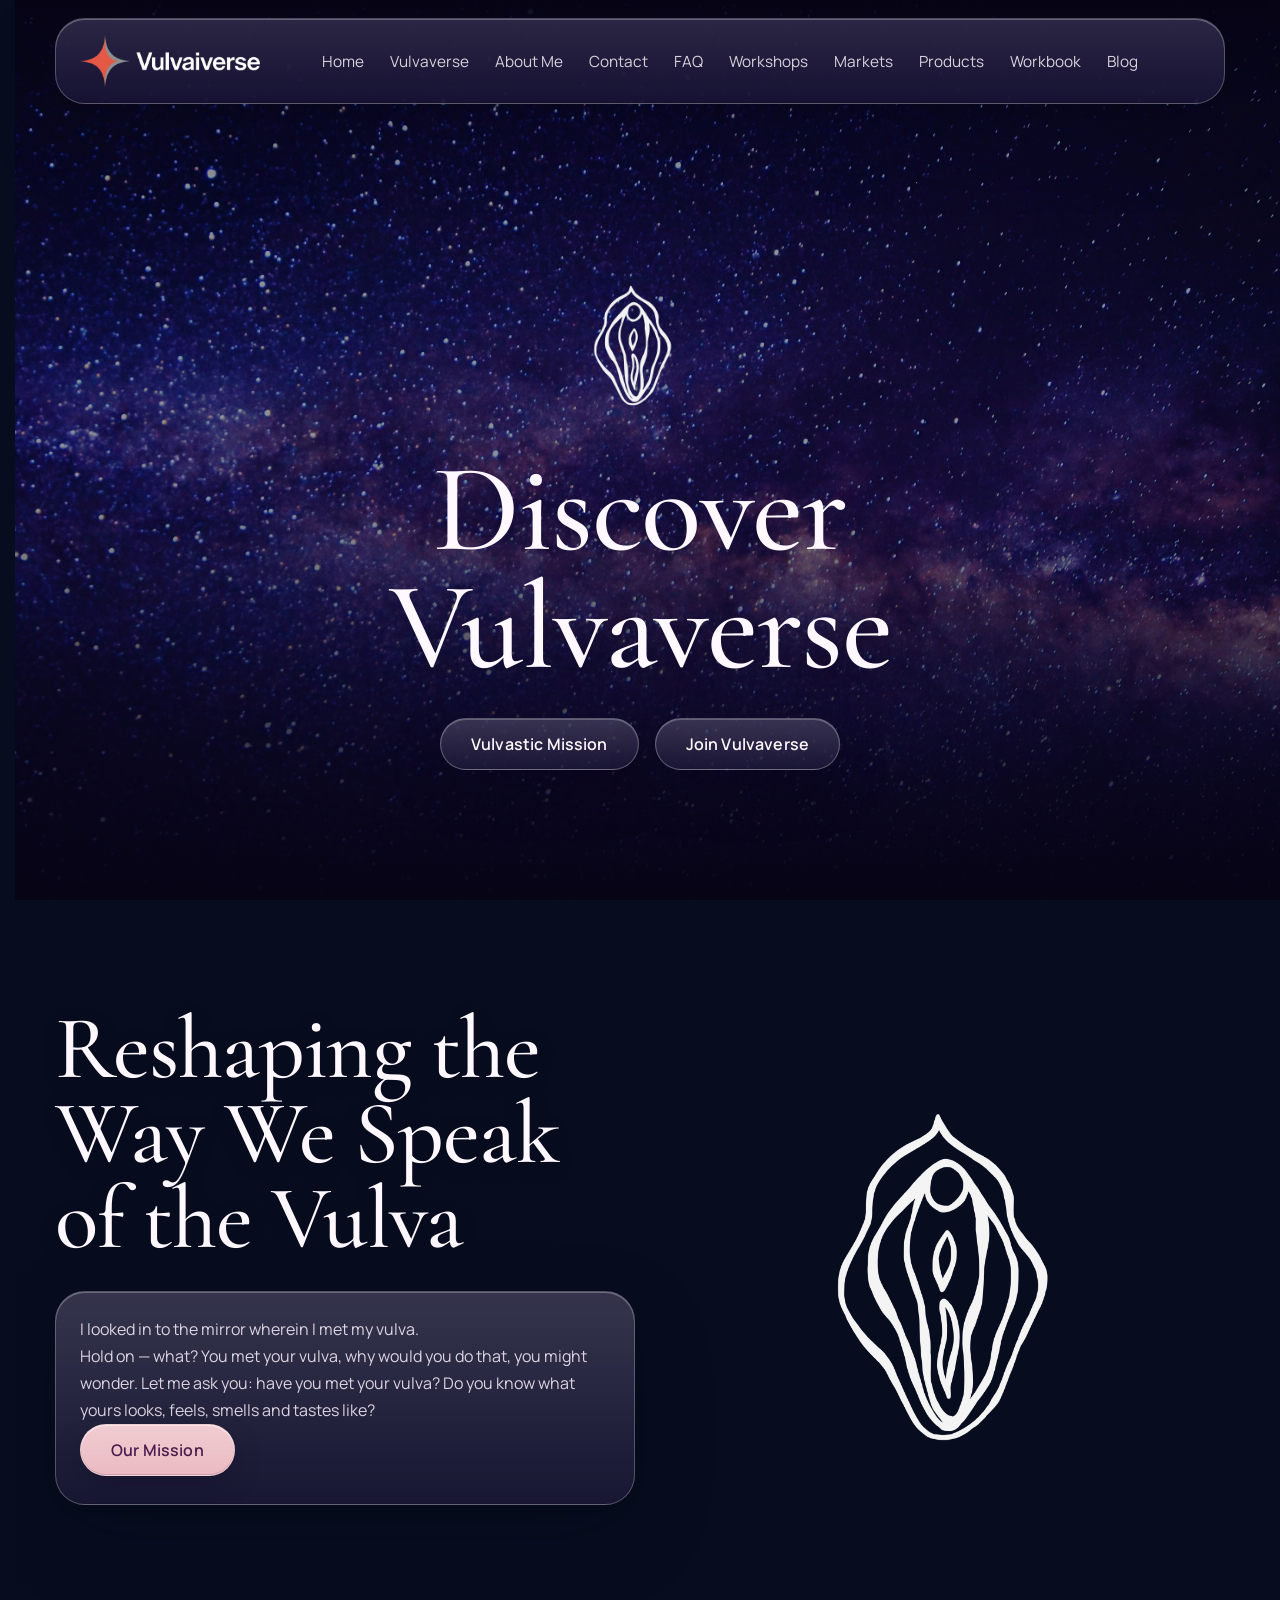
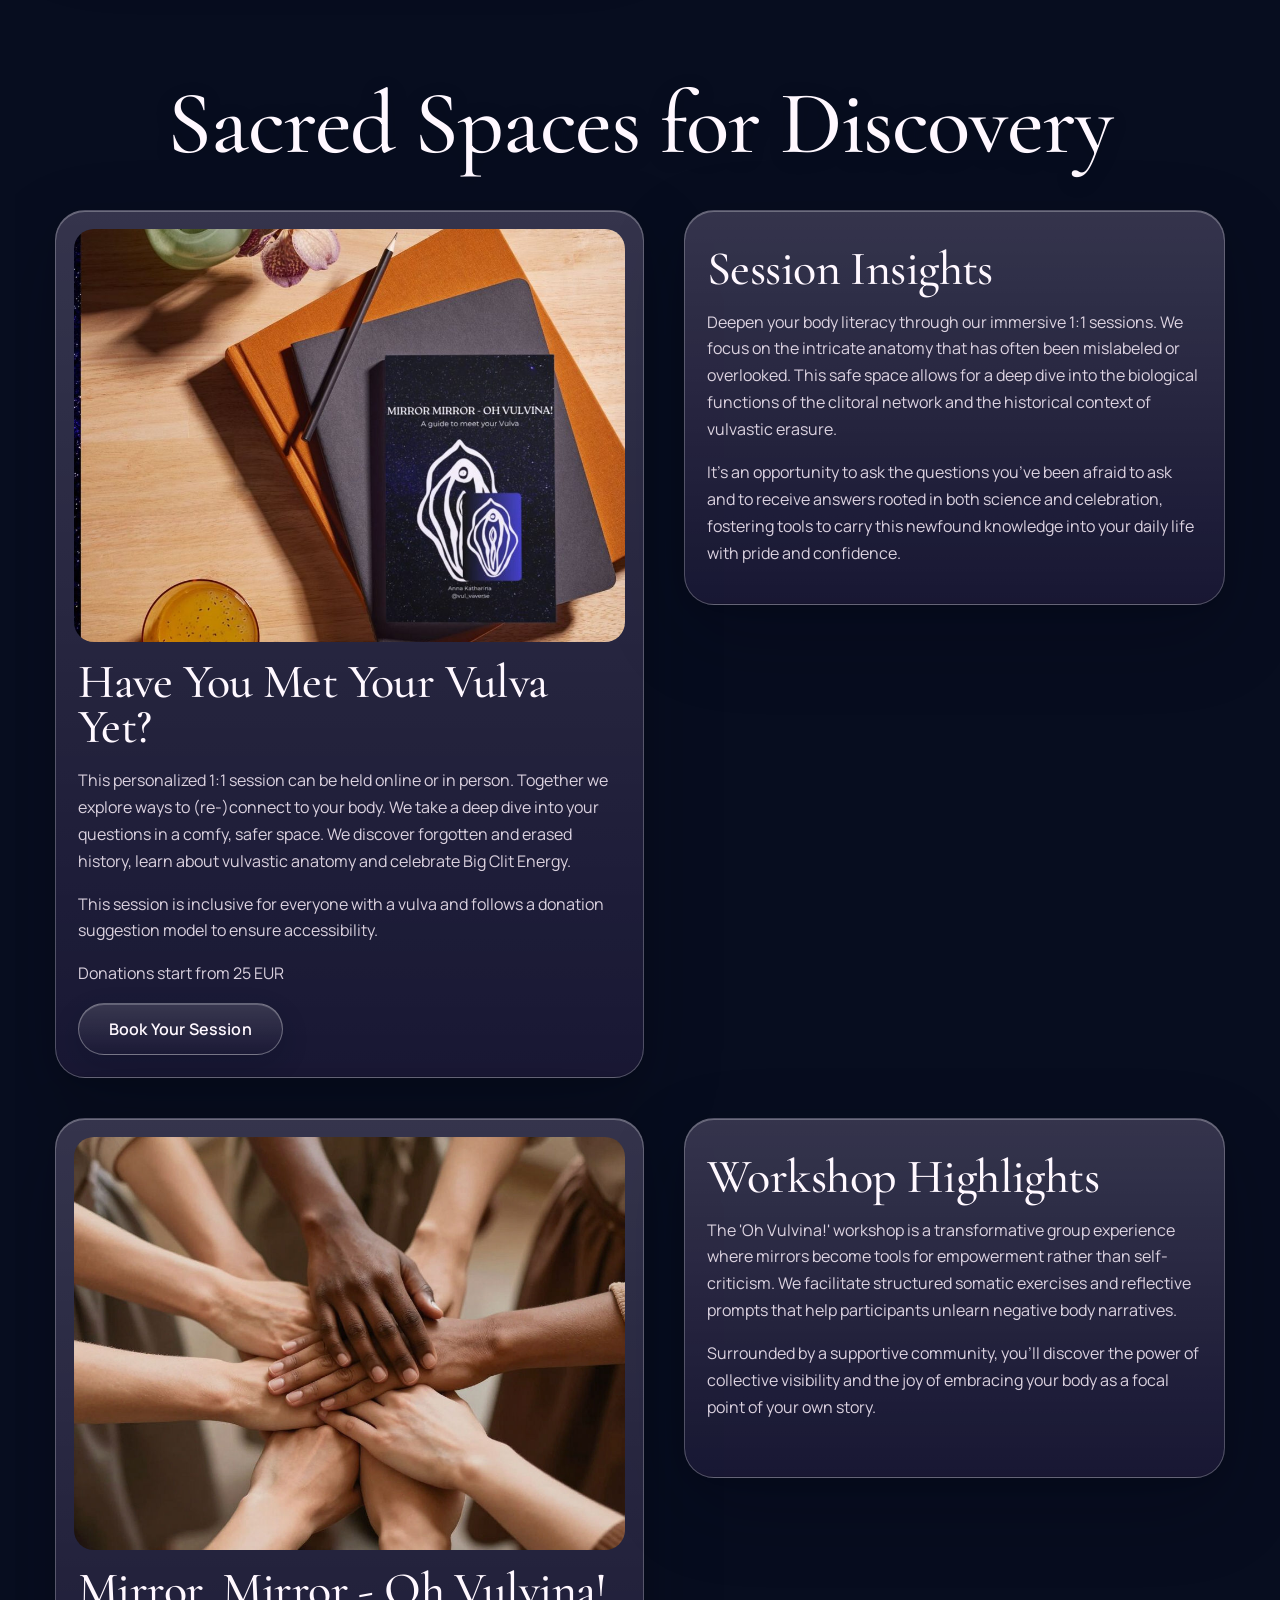
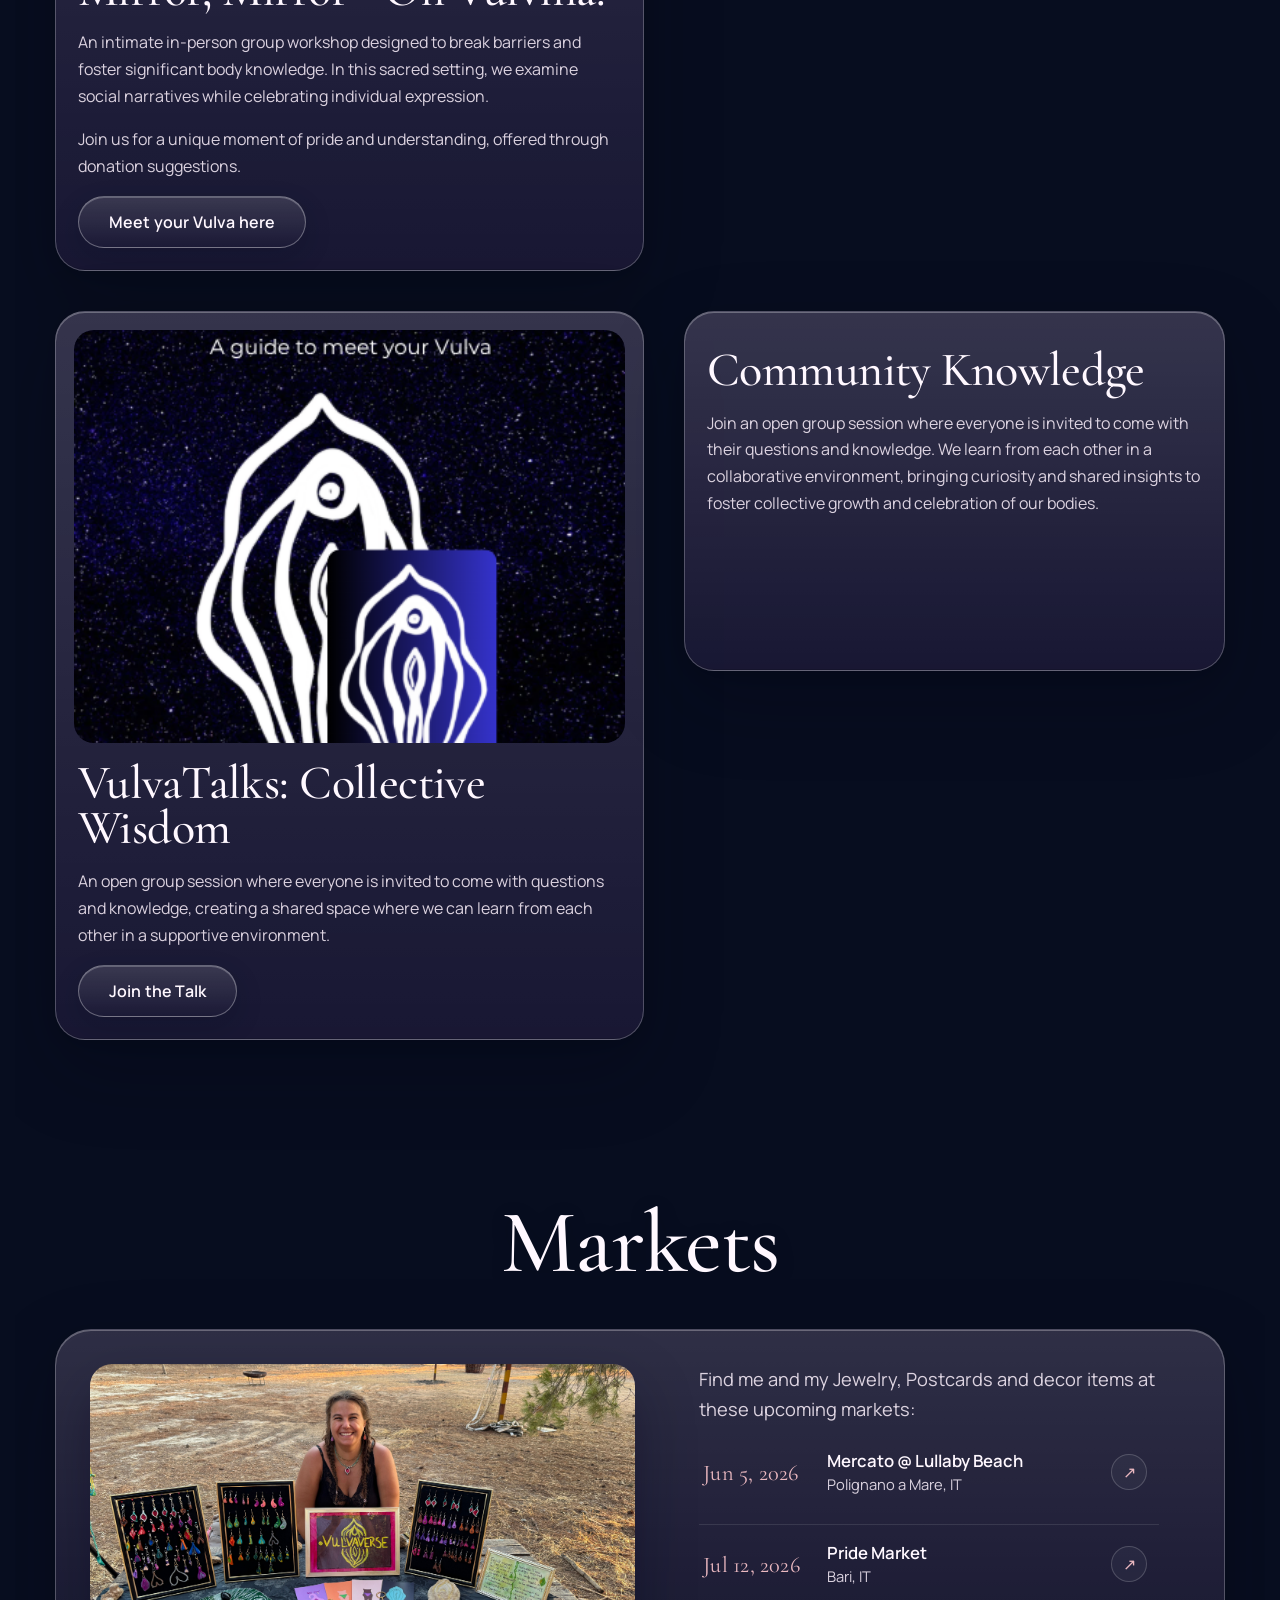
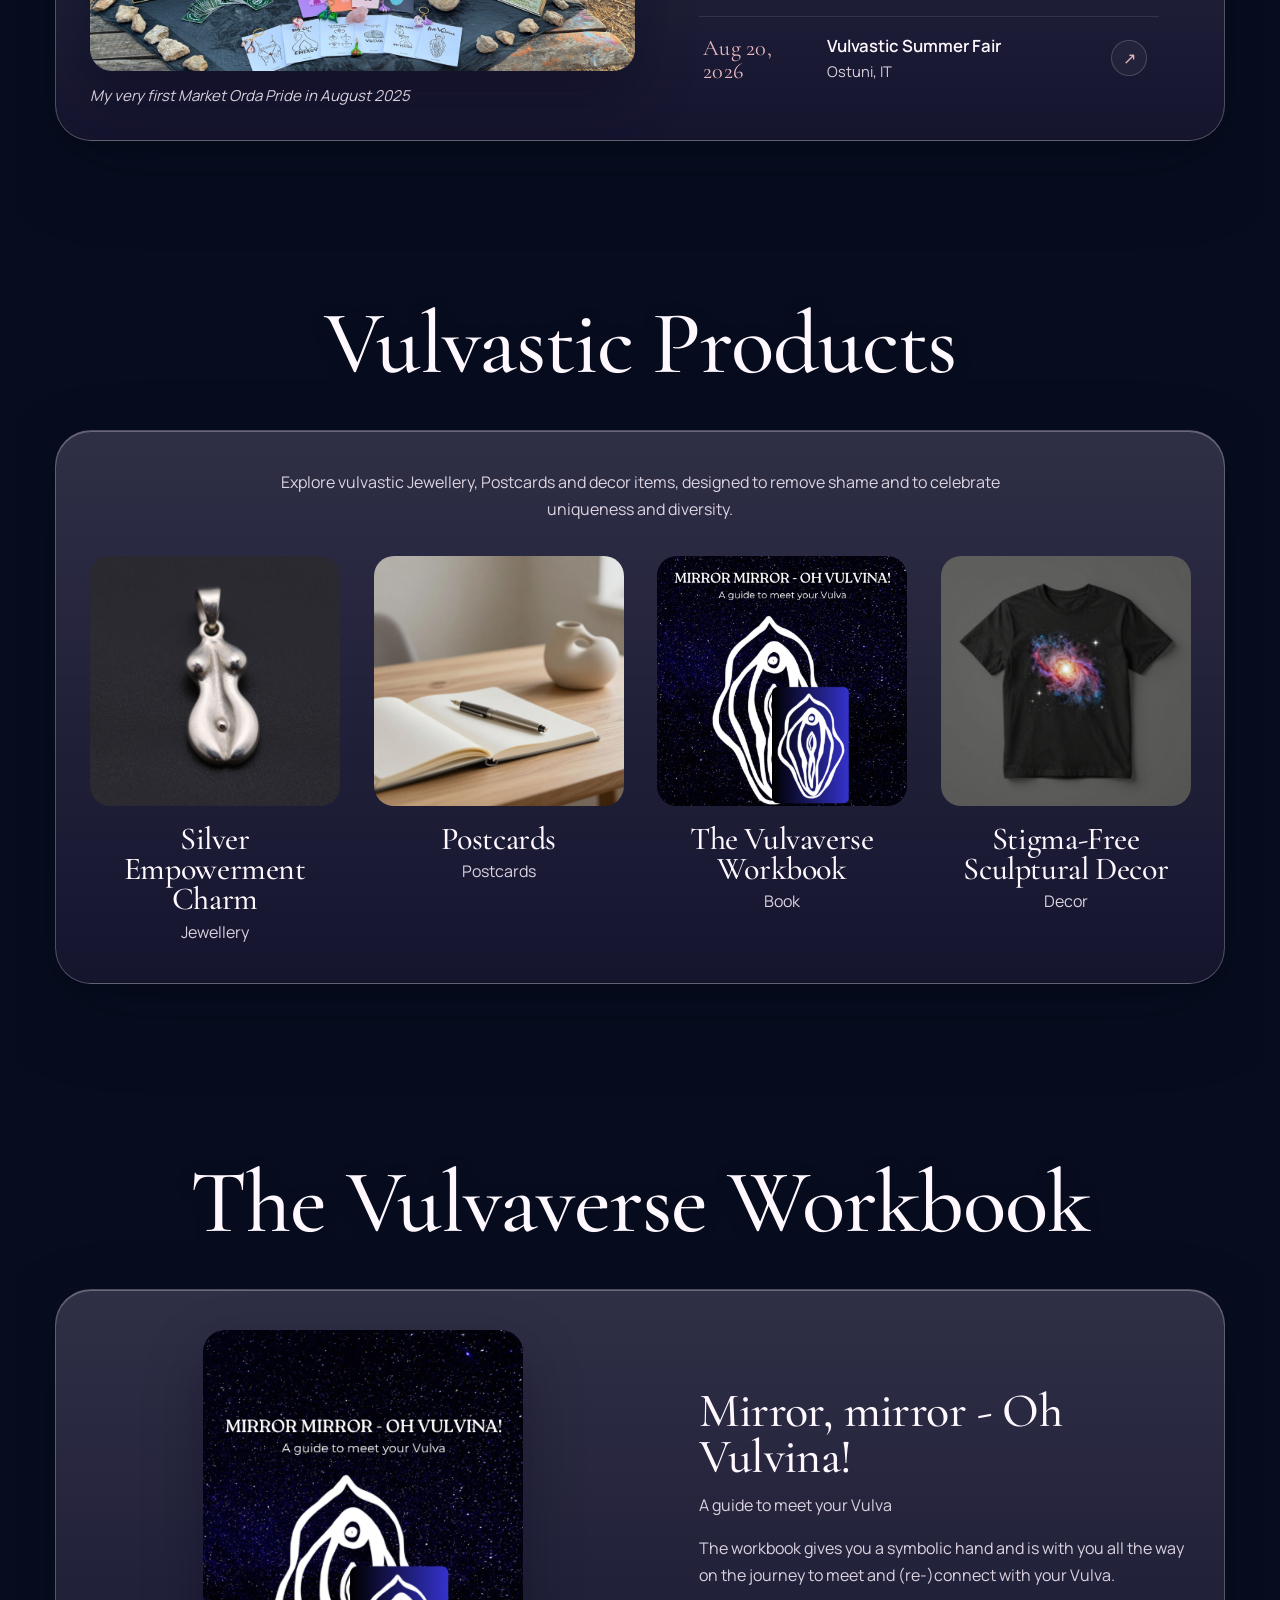
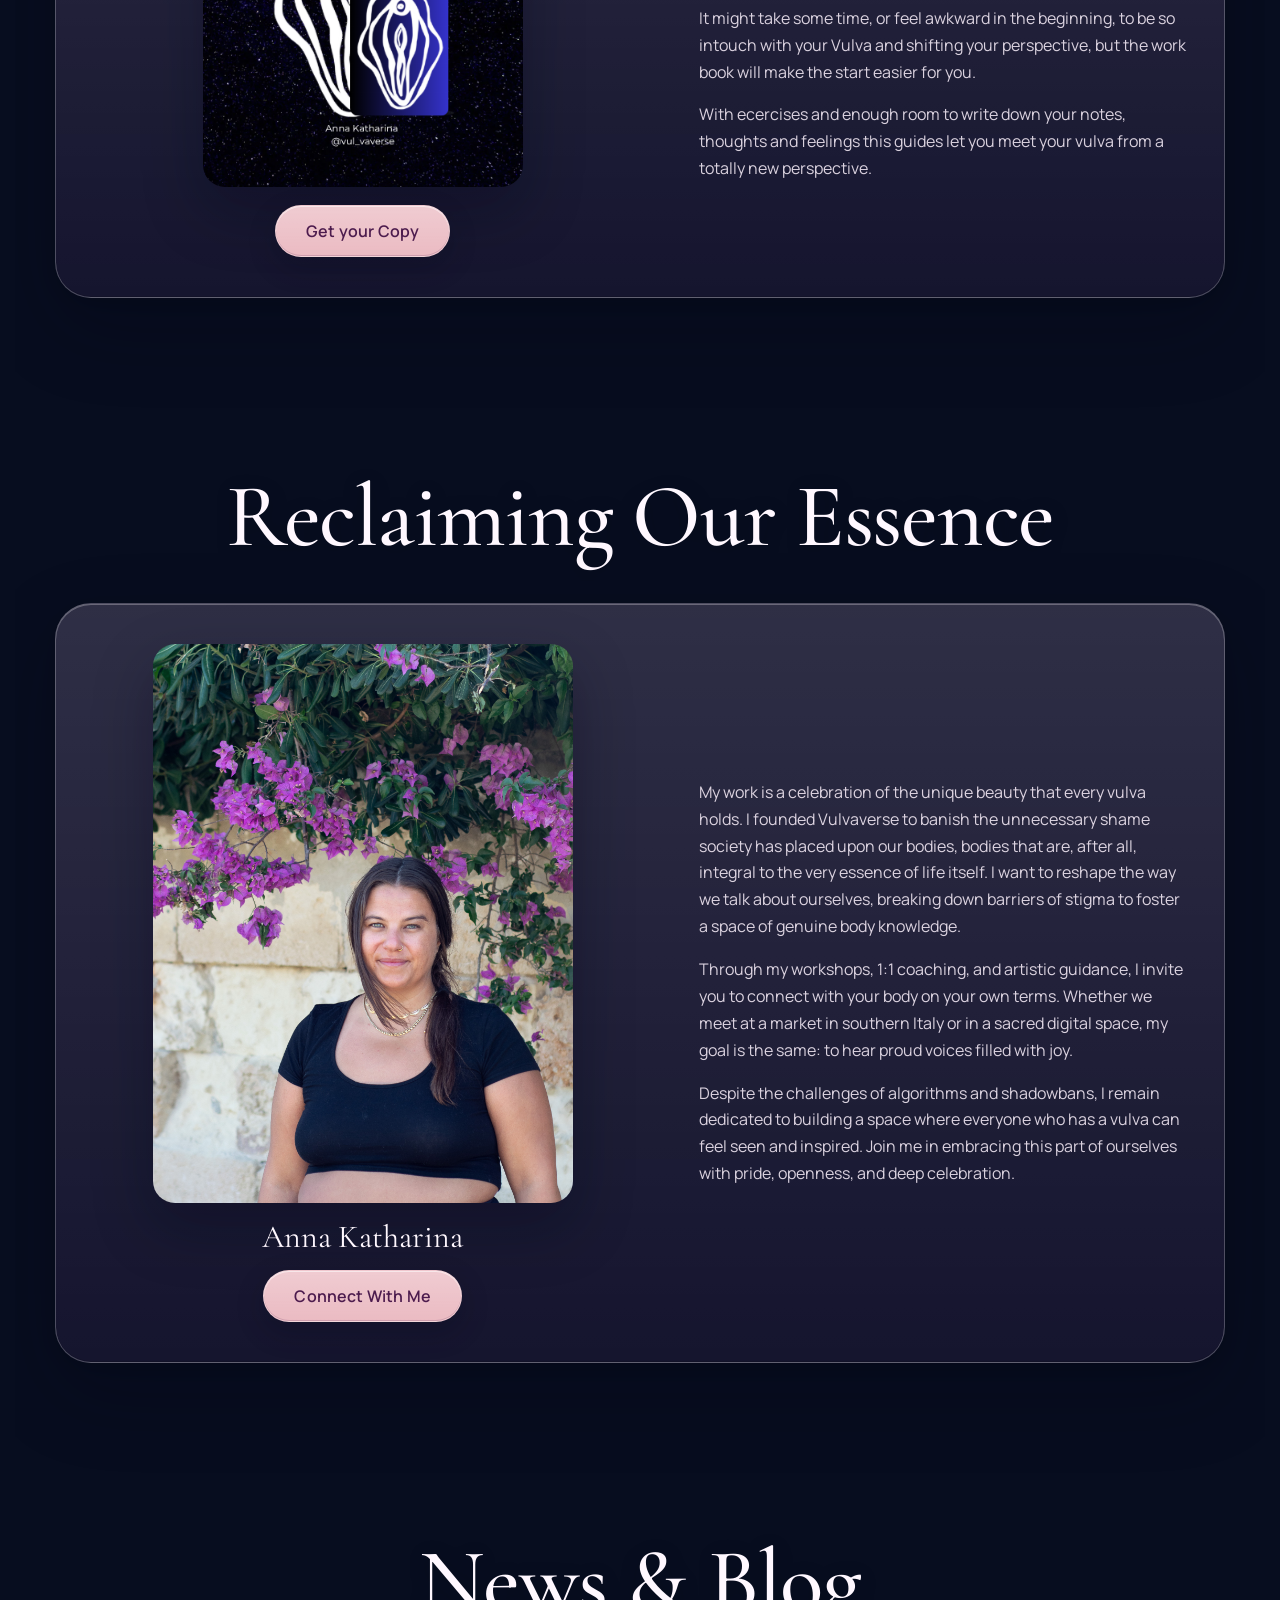
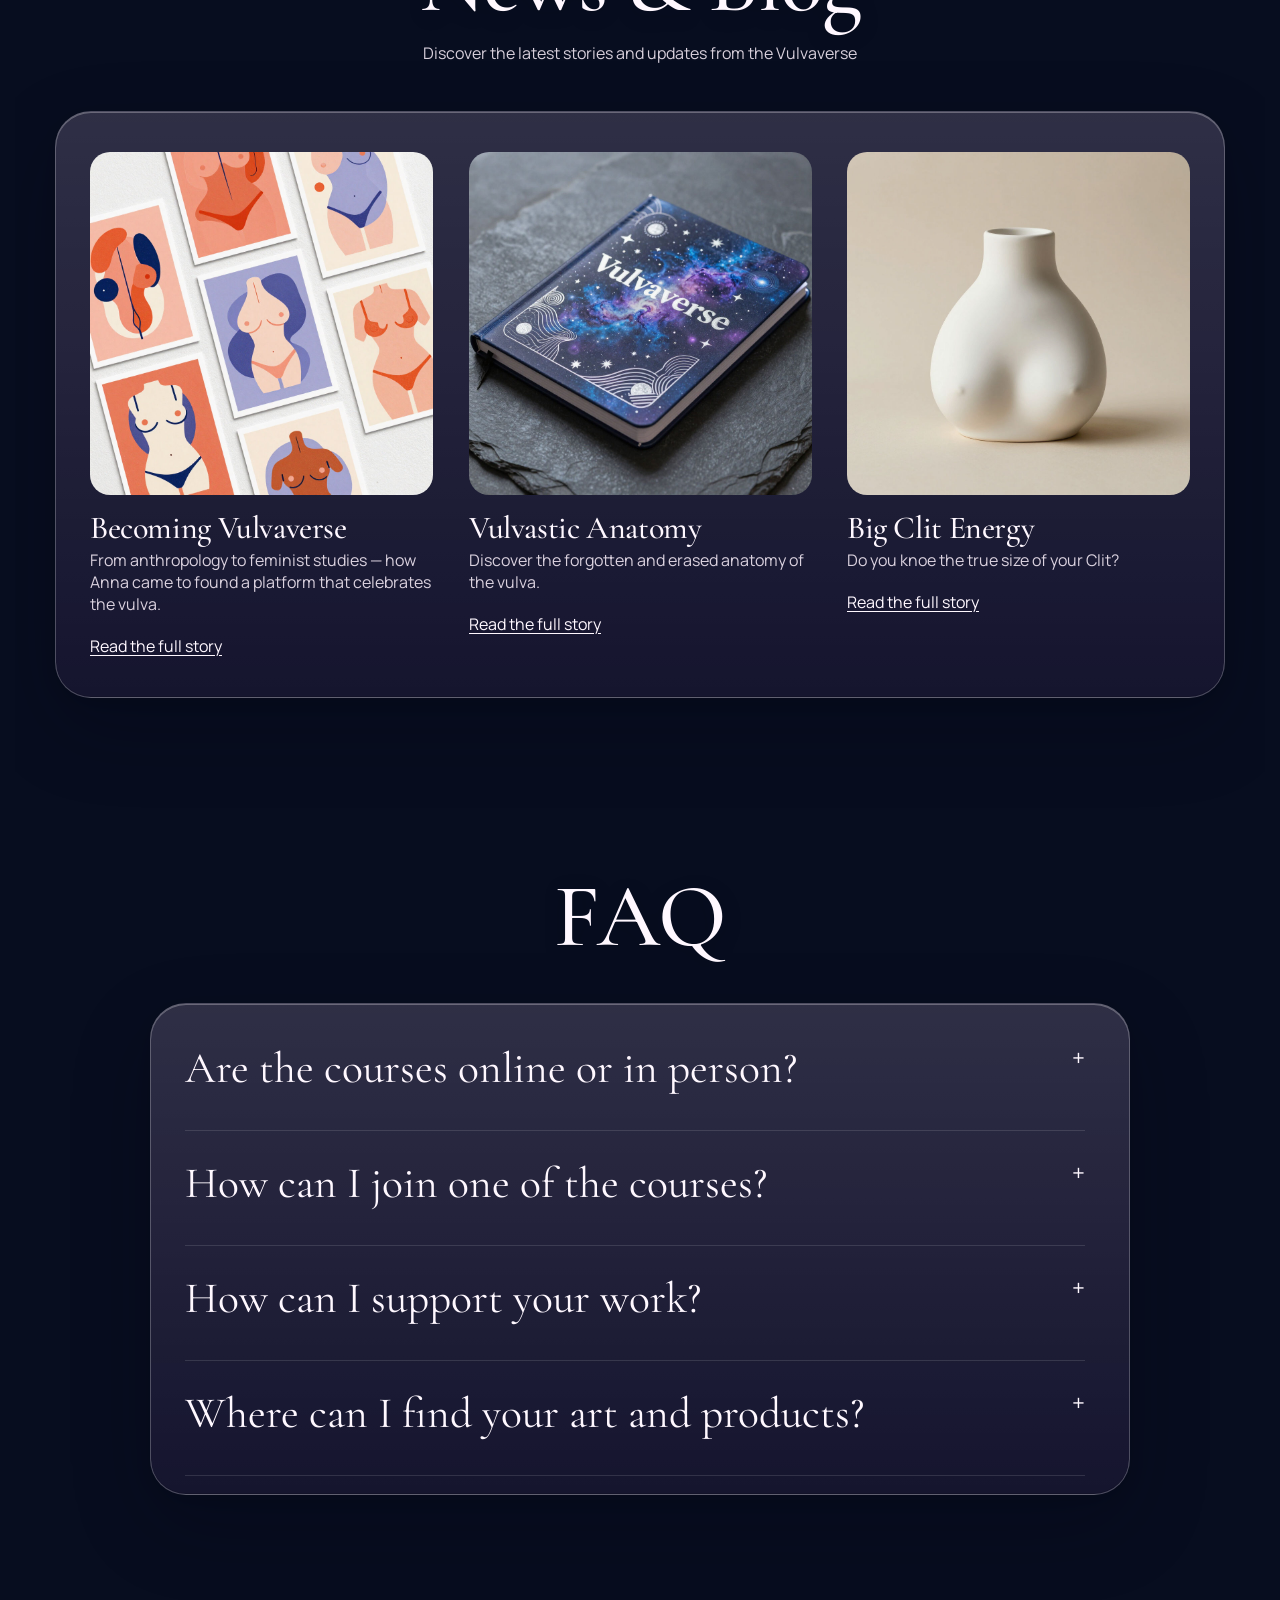
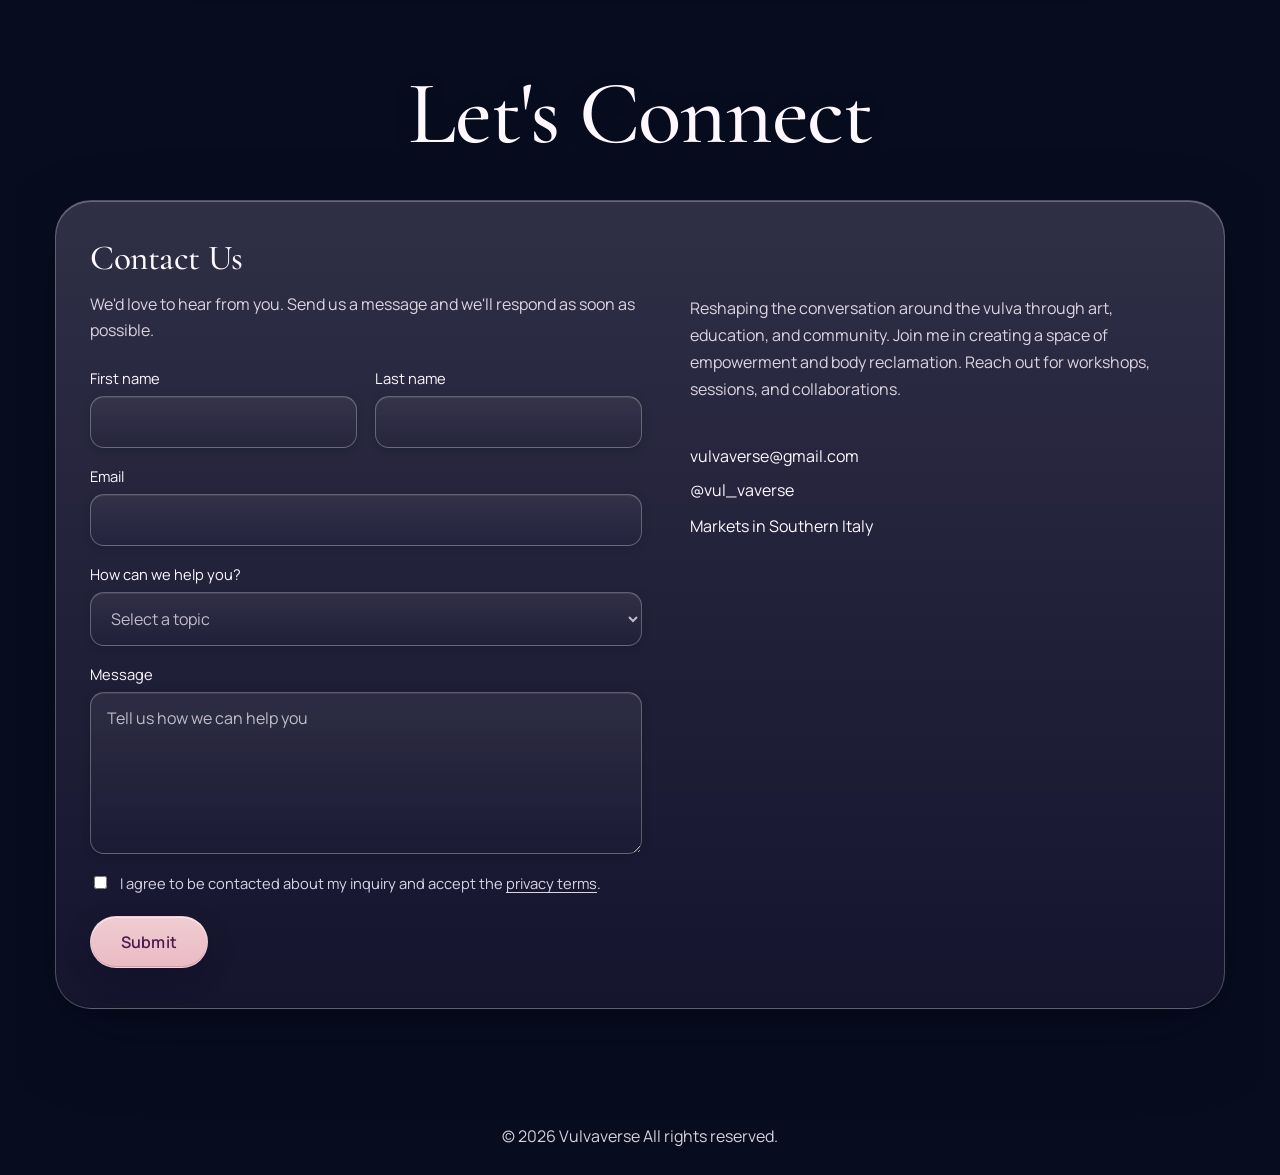
<file: index.html>
<!doctype html>
<html lang="en">
  <head>
    <meta charset="UTF-8" />
    <meta name="viewport" content="width=device-width, initial-scale=1.0, viewport-fit=cover" />
    <meta name="theme-color" content="#070d1f" />
    <meta name="apple-mobile-web-app-status-bar-style" content="black-translucent" />
    <title>Home | My Site</title>
    <meta
      name="description"
      content="Reshaping the conversation around the vulva through art, education, and community."
    />
    <script>
      if ("scrollRestoration" in history) {
        history.scrollRestoration = "manual";
      }
    </script>
    <link rel="preconnect" href="https://fonts.googleapis.com" />
    <link rel="preconnect" href="https://fonts.gstatic.com" crossorigin />
    <link
      href="https://fonts.googleapis.com/css2?family=Bagel+Fat+One&family=Cormorant+Garamond:wght@400;500;600;700&family=Manrope:wght@400;500;600;700&display=swap"
      rel="stylesheet"
    />
    <link rel="stylesheet" href="styles.css?v=20260529-bg06" />
  </head>
  <body>
    <div class="site-background" aria-hidden="true"></div>
    <div class="page-shell">
      <header class="site-header">
        <div class="site-header-bar glass-panel">
          <a class="brand" href="#home" aria-label="Vulvaverse home">
            <img src="assets/vulvaverse/01.png" alt="Vulvaverse Logo.png" />
          </a>

          <nav class="site-nav" id="site-nav" aria-label="Site">
            <a href="#home">Home</a>
            <a href="#vulvaverse">Vulvaverse</a>
            <a href="#about">About Me</a>
            <a href="#contact">Contact</a>
            <a href="#faq">FAQ</a>
            <a href="#workshops">Workshops</a>
            <a href="#markets">Markets</a>
            <a href="#products">Products</a>
            <a href="#workbook">Workbook</a>
            <a href="#blog">Blog</a>
          </nav>

          <div class="header-actions">
            <button
              class="menu-toggle"
              id="menu-toggle"
              type="button"
              aria-expanded="false"
              aria-controls="site-nav"
              aria-label="Open menu"
            >
              <span class="menu-toggle-bar"></span>
              <span class="menu-toggle-bar"></span>
              <span class="menu-toggle-bar"></span>
            </button>
          </div>
        </div>
      </header>

      <a class="next-event-ticker" id="next-event-ticker" href="#markets" aria-label="Next event"></a>

      <main>
        <section class="hero hero-discover" id="home">
          <div class="discover-card">
            <img class="discover-mark" src="assets/vulvaverse/02.png" alt="" aria-hidden="true" />
            <h1><span>Discover</span><span>Vulvaverse</span></h1>
            <div class="button-row button-row-center">
              <button class="button button-ghost" type="button" data-modal="mission">
                Vulvastic Mission
              </button>
              <button class="button" type="button" data-modal="join">
                Join Vulvaverse
              </button>
            </div>
          </div>
        </section>

        <section class="section section-purple reshaping-section" id="vulvaverse">
          <div class="split-layout split-layout-hero">
            <div class="plain-copy plain-copy-wide">
              <h2>Reshaping the Way We Speak of the Vulva</h2>
              <div class="hero-mission glass-panel">
                <p>
                  I looked in to the mirror wherein I met my vulva.
                </p>
                <p>
                  Hold on — what? You met your vulva, why would you do
                  that, you might wonder. Let me ask you: have you met
                  your vulva? Do you know what yours looks, feels, smells
                  and tastes like?
                </p>
                <button class="button" type="button" data-modal="mission">
                  Our Mission
                </button>
              </div>
            </div>
            <div class="hero-art hero-art-static">
              <img src="assets/vulvaverse/02.png" alt="" aria-hidden="true" />
            </div>
          </div>
        </section>

        <section class="section section-star workshops-section" id="workshops">
          <div class="section-heading section-heading-center">
            <h2>Sacred Spaces for Discovery</h2>
          </div>

          <div class="workshop-grid">
            <article class="card feature-card glass-panel">
              <img src="assets/vulvaverse/have-you-met-your-vulva.jpg?v=1" alt="Have You Met Your Vulva Yet?" class="card-image" />
              <div class="card-body">
                <h3>Have You Met Your Vulva Yet?</h3>
                <p>
                  This personalized 1:1 session can be held online or in
                  person. Together we explore ways to (re-)connect to your
                  body. We take a deep dive into your questions in a comfy,
                  safer space. We discover forgotten and erased history, learn
                  about vulvastic anatomy and celebrate Big Clit Energy.
                </p>
                <p>
                  This session is inclusive for everyone with a vulva and
                  follows a donation suggestion model to ensure accessibility.
                </p>
                <p>Donations start from 25 EUR</p>
                <a
                  class="button button-ghost"
                  href="mailto:vulvaverse@gmail.com?subject=Inquiry%20to%20Book:%20How%20You%20Met%20Your%20Vulva"
                >
                  Book Your Session
                </a>
              </div>
            </article>

            <article class="card insight-card glass-panel">
              <div class="card-body">
                <h3>Session Insights</h3>
                <p>
                  Deepen your body literacy through our immersive 1:1 sessions.
                  We focus on the intricate anatomy that has often been
                  mislabeled or overlooked. This safe space allows for a deep
                  dive into the biological functions of the clitoral network and
                  the historical context of vulvastic erasure.
                </p>
                <p>
                  It’s an opportunity to ask the questions you’ve been afraid to
                  ask and to receive answers rooted in both science and
                  celebration, fostering tools to carry this newfound knowledge
                  into your daily life with pride and confidence.
                </p>
              </div>
            </article>

            <article class="card feature-card glass-panel">
              <img src="assets/vulvaverse/04.jpg" alt="Mirror, Mirror - Oh Vulvina!" class="card-image" />
              <div class="card-body">
                <h3>Mirror, Mirror - Oh Vulvina!</h3>
                <p>
                  An intimate in-person group workshop designed to break
                  barriers and foster significant body knowledge. In this sacred
                  setting, we examine social narratives while celebrating
                  individual expression.
                </p>
                <p>
                  Join us for a unique moment of pride and understanding,
                  offered through donation suggestions.
                </p>
                <a
                  class="button button-ghost"
                  href="mailto:vulvaverse@gmail.com?subject=Inquiry%20to%20Join:%20Mirror.%20Mirror%20%E2%80%93%20Oh%20Vulvina"
                >
                  Meet your Vulva here
                </a>
              </div>
            </article>

            <article class="card insight-card glass-panel">
              <div class="card-body">
                <h3>Workshop Highlights</h3>
                <p>
                  The 'Oh Vulvina!' workshop is a transformative group
                  experience where mirrors become tools for empowerment rather
                  than self-criticism. We facilitate structured somatic
                  exercises and reflective prompts that help participants unlearn
                  negative body narratives.
                </p>
                <p>
                  Surrounded by a supportive community, you’ll discover the
                  power of collective visibility and the joy of embracing your
                  body as a focal point of your own story.
                </p>
              </div>
            </article>

            <article class="card feature-card glass-panel">
              <img src="assets/vulvaverse/13.png" alt="VulvaTalks: Collective Wisdom" class="card-image" />
              <div class="card-body">
                <h3>VulvaTalks: Collective Wisdom</h3>
                <p>
                  An open group session where everyone is invited to come with
                  questions and knowledge, creating a shared space where we can
                  learn from each other in a supportive environment.
                </p>
                <button class="button button-ghost" type="button" data-modal="talk">
                  Join the Talk
                </button>
              </div>
            </article>

            <article class="card insight-card glass-panel">
              <div class="card-body">
                <h3>Community Knowledge</h3>
                <p>
                  Join an open group session where everyone is invited to come
                  with their questions and knowledge. We learn from each other
                  in a collaborative environment, bringing curiosity and shared
                  insights to foster collective growth and celebration of our
                  bodies.
                </p>
              </div>
            </article>
          </div>
        </section>

        <section class="section section-purple markets-section" id="markets">
          <div class="section-heading section-heading-center">
            <h2>Markets</h2>
          </div>
          <div class="glass-panel glass-group market-shell">
            <div class="split-layout split-layout-market">
              <figure class="media-figure">
                <img src="assets/vulvaverse/06.jpeg" alt="My very first Market Orda Pride in August 2025" />
                <figcaption>My very first Market Orda Pride in August 2025</figcaption>
              </figure>
              <div class="plain-copy">
                <p>Find me and my Jewelry, Postcards and decor items at these upcoming markets:</p>
                <ul class="market-list">
                  <li class="market-list-item">
                    <a class="market-row" href="https://instagram.com/vul_vaverse" target="_blank" rel="noopener">
                      <span class="market-date">Jun 5, 2026</span>
                      <span class="market-name">Mercato @ Lullaby Beach</span>
                      <span class="market-place">Polignano a Mare, IT</span>
                      <span class="market-arrow" aria-hidden="true">↗</span>
                    </a>
                  </li>
                  <li class="market-list-item">
                    <a class="market-row" href="https://instagram.com/vul_vaverse" target="_blank" rel="noopener">
                      <span class="market-date">Jul 12, 2026</span>
                      <span class="market-name">Pride Market</span>
                      <span class="market-place">Bari, IT</span>
                      <span class="market-arrow" aria-hidden="true">↗</span>
                    </a>
                  </li>
                  <li class="market-list-item">
                    <a class="market-row" href="https://instagram.com/vul_vaverse" target="_blank" rel="noopener">
                      <span class="market-date">Aug 20, 2026</span>
                      <span class="market-name">Vulvastic Summer Fair</span>
                      <span class="market-place">Ostuni, IT</span>
                      <span class="market-arrow" aria-hidden="true">↗</span>
                    </a>
                  </li>
                </ul>
              </div>
            </div>
          </div>
        </section>

        <section class="section section-lilac products-section" id="products">
          <div class="section-heading section-heading-center">
            <h2>Vulvastic Products</h2>
          </div>

          <div class="glass-panel glass-group products-shell">
            <p class="section-copy section-copy-center">
              Explore vulvastic Jewellery, Postcards and decor items, designed
              to remove shame and to celebrate uniqueness and diversity.
            </p>
            <div class="product-grid">
              <a class="product-tile" href="https://ko-fi.com/vulvaverse?utm_source=website&utm_medium=products" target="_blank" rel="noopener">
                <img src="assets/vulvaverse/07.jpg" alt="Silver Empowerment Charm" class="card-image" />
                <h3>Silver Empowerment Charm</h3>
                <p>Jewellery</p>
              </a>
              <a class="product-tile" href="https://ko-fi.com/vulvaverse?utm_source=website&utm_medium=products" target="_blank" rel="noopener">
                <img src="assets/vulvaverse/03.jpg" alt="Postcards" class="card-image" />
                <h3>Postcards</h3>
                <p>Postcards</p>
              </a>
              <a class="product-tile" href="https://ko-fi.com/vulvaverse?utm_source=website&utm_medium=products" target="_blank" rel="noopener">
                <img src="assets/vulvaverse/13.png" alt="The Vulvaverse Workbook" class="card-image" />
                <h3>The Vulvaverse Workbook</h3>
                <p>Book</p>
              </a>
              <a class="product-tile" href="https://ko-fi.com/vulvaverse?utm_source=website&utm_medium=products" target="_blank" rel="noopener">
                <img src="assets/vulvaverse/11.jpg" alt="Stigma-Free Sculptural Decor" class="card-image" />
                <h3>Stigma-Free Sculptural Decor</h3>
                <p>Decor</p>
              </a>
            </div>
          </div>
        </section>

        <section class="section section-purple workbook-section" id="workbook">
          <div class="section-heading section-heading-center">
            <h2>The Vulvaverse Workbook</h2>
          </div>

          <div class="glass-panel glass-group workbook-shell">
            <div class="split-layout split-layout-workbook">
              <div class="workbook-cover">
                <img src="assets/vulvaverse/13.png" alt="Mirror, mirror - Oh Vulvina!" />
                <button class="button" type="button" data-modal="workbook">
                  Get your Copy
                </button>
              </div>

              <div class="plain-copy">
                <h3>Mirror, mirror - Oh Vulvina!</h3>
                <p class="subhead">A guide to meet your Vulva</p>
                <p>
                  The workbook gives you a symbolic hand and is with you all the
                  way on the journey to meet and (re-)connect with your Vulva.
                </p>
                <p>
                  It might take some time, or feel awkward in the beginning, to
                  be so intouch with your Vulva and shifting your perspective, but
                  the work book will make the start easier for you.
                </p>
                <p>
                  With ecercises and enough room to write down your notes,
                  thoughts and feelings this guides let you meet your vulva from a
                  totally new perspective.
                </p>
              </div>
            </div>
          </div>
        </section>

        <section class="section section-purple about-section" id="about">
          <div class="section-heading section-heading-center">
            <h2>Reclaiming Our Essence</h2>
          </div>

          <div class="glass-panel glass-group about-shell">
            <div class="split-layout split-layout-about">
              <div class="portrait-stack">
                <img src="assets/vulvaverse/14.jpeg" alt="Anna Katharina" />
                <p class="portrait-name">Anna Katharina</p>
                <a class="button" href="#contact">Connect With Me</a>
              </div>

              <div class="plain-copy">
                <p>
                  My work is a celebration of the unique beauty that every vulva
                  holds. I founded Vulvaverse to banish the unnecessary shame
                  society has placed upon our bodies, bodies that are, after all,
                  integral to the very essence of life itself. I want to reshape
                  the way we talk about ourselves, breaking down barriers of
                  stigma to foster a space of genuine body knowledge.
                </p>
                <p>
                  Through my workshops, 1:1 coaching, and artistic guidance, I
                  invite you to connect with your body on your own terms. Whether
                  we meet at a market in southern Italy or in a sacred digital
                  space, my goal is the same: to hear proud voices filled with
                  joy.
                </p>
                <p>
                  Despite the challenges of algorithms and shadowbans, I remain
                  dedicated to building a space where everyone who has a vulva can
                  feel seen and inspired. Join me in embracing this part of
                  ourselves with pride, openness, and deep celebration.
                </p>
              </div>
            </div>
          </div>
        </section>

        <section class="section section-purple blog-section" id="blog">
          <div class="section-heading section-heading-center">
            <h2>News &amp; Blog</h2>
            <p class="section-copy">
              Discover the latest stories and updates from the Vulvaverse
            </p>
          </div>

          <div class="glass-panel glass-group blog-shell">
            <div class="blog-grid">
              <article class="blog-item">
                <img src="assets/vulvaverse/08.jpg" alt="Becoming Vulvaverse" class="card-image" />
                <h3>Becoming Vulvaverse</h3>
                <p>
                  From anthropology to feminist studies — how Anna came to
                  found a platform that celebrates the vulva.
                </p>
                <button class="text-link" type="button" data-modal="story-journey">
                  Read the full story
                </button>
              </article>

              <article class="blog-item">
                <img src="assets/vulvaverse/09.jpg" alt="Vulvastic Anatomy" class="card-image" />
                <h3>Vulvastic Anatomy</h3>
                <p>Discover the forgotten and erased anatomy of the vulva.</p>
                <button class="text-link" type="button" data-modal="story-anatomy">
                  Read the full story
                </button>
              </article>

              <article class="blog-item">
                <img src="assets/vulvaverse/10.jpg" alt="Big Clit Energy" class="card-image" />
                <h3>Big Clit Energy</h3>
                <p>Do you knoe the true size of your Clit?</p>
                <button class="text-link" type="button" data-modal="story-clit">
                  Read the full story
                </button>
              </article>
            </div>
          </div>
        </section>

        <section class="section section-purple faq-section" id="faq">
          <div class="section-heading section-heading-center">
            <h2>FAQ</h2>
          </div>

          <div class="glass-panel glass-group faq-shell">
            <div class="faq-list faq-list-plain">
              <article class="faq-item">
                <button class="faq-question" type="button" aria-expanded="false">
                  Are the courses online or in person?
                </button>
                <div class="faq-answer">
                  <p>
                    "How you met your Vulva" is available both online and in
                    person as a 1:1 coaching experience. "Mirror, mirror - Oh
                    Vulvina" is strictly an in-person group offer, as it involves
                    a very intimate and sacred moment of collective discovery that
                    cannot be replicated online.
                  </p>
                </div>
              </article>

              <article class="faq-item">
                <button class="faq-question" type="button" aria-expanded="false">
                  How can I join one of the courses?
                </button>
                <div class="faq-answer">
                  <p>
                    You can join any of my offers by simply sending an email to
                    vulvaverse@gmail.com, or sending a DM on Instagram @vul_vaverse
                    to book your spot. I look forward to connecting with you!
                  </p>
                </div>
              </article>

              <article class="faq-item">
                <button class="faq-question" type="button" aria-expanded="false">
                  How can I support your work?
                </button>
                <div class="faq-answer">
                  <p>
                    You can support the project by leaving a donation on PayPal
                    or buying me a tea via Ko-fi. All my courses are based on
                    sliding-scale donation suggestions, paying what you can helps
                    keep this space inclusive and active for everyone.
                  </p>
                </div>
              </article>

              <article class="faq-item">
                <button class="faq-question" type="button" aria-expanded="false">
                  Where can I find your art and products?
                </button>
                <div class="faq-answer">
                  <p>
                    I sell my jewellery and postcards through email and DMs, or
                    you can find me at various markets in Southern Italy.
                    Purchasing these items is a wonderful way to support the
                    project while celebrating the beauty of the vulva.
                  </p>
                </div>
              </article>
            </div>
          </div>
        </section>

        <section class="section section-purple contact-section" id="contact">
          <div class="section-heading section-heading-center">
            <h2>Let's Connect</h2>
          </div>

          <div class="glass-panel glass-group contact-shell">
            <div class="contact-grid contact-grid-plain">
              <div class="contact-copy">
                <h3>Contact Us</h3>
                <p class="section-copy">
                  We'd love to hear from you. Send us a message and we'll respond
                  as soon as possible.
                </p>

                <form
                  class="contact-form contact-form-plain"
                  id="contact-form"
                  data-endpoint="https://script.google.com/macros/s/AKfycbyuGSI6SEaZ5d6YdaLbYetLIUrQI_fM3IzNNxeArlOP57sTCoodu4DZipNOP_tLEx3NQw/exec"
                  data-source="website-contact-form"
                  novalidate
                >
                  <div class="form-grid">
                    <label>
                      <span>First name</span>
                      <input id="first-name" name="first-name" type="text" required />
                    </label>
                    <label>
                      <span>Last name</span>
                      <input id="last-name" name="last-name" type="text" required />
                    </label>
                    <label class="full">
                      <span>Email</span>
                      <input id="email" name="email" type="email" required />
                    </label>
                    <label class="full">
                      <span>How can we help you?</span>
                      <select id="help-topic" name="help-topic" required>
                        <option value="">Select a topic</option>
                        <option>How you met your Vulva</option>
                        <option>Mirror, mirror - Oh Vulvina</option>
                        <option>VulvaTalks</option>
                        <option>Workbook</option>
                        <option>Products</option>
                        <option>Collaboration</option>
                        <option>Other</option>
                      </select>
                    </label>
                    <label class="full">
                      <span>Message</span>
                      <textarea
                        id="message"
                        name="message"
                        rows="6"
                        placeholder="Tell us how we can help you"
                        required
                      ></textarea>
                    </label>
                  </div>
                  <label class="form-honeypot" aria-hidden="true" hidden>
                    <span>Website</span>
                    <input
                      id="website"
                      name="website"
                      type="text"
                      tabindex="-1"
                      autocomplete="off"
                    />
                  </label>
                  <label class="form-consent">
                    <input id="consent" name="consent" type="checkbox" required />
                    <span>
                      I agree to be contacted about my inquiry and accept the
                      <button type="button" class="text-link" data-modal="privacy">privacy terms</button>.
                    </span>
                  </label>
                  <div class="contact-form-actions">
                    <button class="button" id="contact-submit" type="submit">Submit</button>
                    <p class="form-note" id="form-note" role="status" aria-live="polite"></p>
                  </div>
                </form>
              </div>

              <aside class="contact-side">
                <p>
                  Reshaping the conversation around the vulva through art,
                  education, and community. Join me in creating a space of
                  empowerment and body reclamation. Reach out for workshops,
                  sessions, and collaborations.
                </p>
                <div class="contact-links">
                  <a href="mailto:vulvaverse@gmail.com">vulvaverse@gmail.com</a>
                  <a href="https://instagram.com/vul_vaverse" target="_blank" rel="noreferrer">
                    @vul_vaverse
                  </a>
                  <p>Markets in Southern Italy</p>
                </div>
              </aside>
            </div>
          </div>
        </section>
      </main>

      <footer class="site-footer">
        <p>© 2026 Vulvaverse All rights reserved.</p>
      </footer>
    </div>

    <div class="modal hidden" id="modal">
      <div class="modal-backdrop" data-close-modal></div>
      <div class="modal-panel" role="dialog" aria-modal="true" aria-labelledby="modal-title">
        <button class="modal-close" type="button" data-close-modal aria-label="Close modal">
          ×
        </button>
        <p class="eyebrow" id="modal-kicker"></p>
        <h3 id="modal-title"></h3>
        <div id="modal-body"></div>
      </div>
    </div>

    <script src="script.js?v=20260528-luxe53"></script>
  </body>
</html>
</file>
<file: styles.css>
:root {
  --purple: #5e0c74;
  --purple-soft: #713393;
  --nav: rgba(15, 17, 42, 0.14);
  --nav-line: rgba(255, 255, 255, 0.22);
  --panel: rgba(20, 15, 49, 0.18);
  --panel-line: rgba(255, 255, 255, 0.24);
  --panel-line-strong: rgba(255, 255, 255, 0.38);
  --panel-shadow:
    0 30px 80px rgba(6, 3, 20, 0.22),
    0 6px 18px rgba(6, 3, 20, 0.12),
    inset 0 1px 0 rgba(255, 255, 255, 0.28),
    inset 0 -1px 0 rgba(0, 0, 0, 0.12);
  --panel-shadow-hover:
    0 40px 110px rgba(6, 3, 20, 0.32),
    0 10px 26px rgba(6, 3, 20, 0.18),
    inset 0 1px 0 rgba(255, 255, 255, 0.36),
    inset 0 -1px 0 rgba(0, 0, 0, 0.14);
  --white: #fff8ff;
  --white-soft: rgba(255, 244, 255, 0.84);
  --text: #f7effa;
  --pink: #eab8c0;
  --pink-strong: #ddb1bc;
  --gold: #f4d6a2;
  --glow: rgba(234, 184, 192, 0.45);
  --radius: 32px;
  --ease-luxe: cubic-bezier(0.22, 1, 0.36, 1);
  --ease-spring: cubic-bezier(0.34, 1.56, 0.64, 1);
  --font-display: "Cormorant Garamond", serif;
  --font-body: "Manrope", sans-serif;
}

@media (prefers-reduced-motion: reduce) {
  *, *::before, *::after {
    animation-duration: 0.01ms !important;
    animation-iteration-count: 1 !important;
    transition-duration: 0.01ms !important;
    scroll-behavior: auto !important;
  }
}

* {
  box-sizing: border-box;
}

html {
  scroll-behavior: smooth;
  scrollbar-gutter: stable both-edges;
  --header-offset: 0px;
  /* No background here on purpose: in Safari/WebKit, a background on
     <html> paints over a position:fixed element that has a negative
     z-index, which would hide the .site-background galaxy. The body
     background below is the fallback color; the galaxy (fixed, inset:0,
     viewport-fit=cover) covers the safe areas, and the theme-color meta
     tints Safari's chrome. */
}

html.page-scroll-locked,
body.page-scroll-locked {
  overscroll-behavior: none;
}

body {
  margin: 0;
  color: var(--text);
  font-family: var(--font-body);
  background: #070d1f;
}

.site-background {
  position: fixed;
  inset: 0;
  z-index: -2;
  background:
    linear-gradient(rgba(10, 6, 28, 0.44), rgba(10, 6, 28, 0.44)),
    url("assets/vulvaverse/universe-background.jpg") center center / cover no-repeat;
}

@media (min-width: 1100px) {
  /* On wide desktop the image fills the full viewport width via cover,
     exposing the dark left edge of the photo. Zoom in to 150% width so
     the image is always wider than the container and the bright milky
     way centre stays visible on both sides. */
  .site-background {
    background:
      linear-gradient(rgba(10, 6, 28, 0.44), rgba(10, 6, 28, 0.44)),
      url("assets/vulvaverse/universe-background.jpg") 62% center / 150% auto no-repeat;
  }
}

.site-background::after {
  content: "";
  position: absolute;
  inset: 0;
  background:
    linear-gradient(180deg,
      rgba(7, 4, 22, 1) 0%,
      rgba(7, 4, 22, 0) 12%,
      rgba(7, 4, 22, 0) 55%,
      rgba(7, 4, 22, 1) 100%
    );
}

img {
  display: block;
  max-width: 100%;
}

button,
input,
select,
textarea {
  font: inherit;
}

a {
  color: inherit;
  text-decoration: none;
}

.hidden {
  display: none !important;
}

.page-shell {
  position: relative;
  z-index: 1;
  width: 100%;
  padding-top: var(--header-offset);
}

.site-header {
  position: sticky;
  top: 0;
  z-index: 35;
  width: 100%;
  padding: 18px 24px 0;
  --menu-progress: 0;
  --menu-open-height: 0px;
  --menu-current-height: 0px;
}

.site-header-bar {
  display: flex;
  align-items: center;
  gap: 18px;
  width: min(1180px, calc(100% - 2rem));
  margin: 0 auto;
  padding: 16px 24px;
  border-radius: 34px;
}

.brand img {
  width: min(180px, 34vw);
}

.menu-toggle {
  display: none;
  align-items: center;
  justify-content: center;
  width: 48px;
  height: 48px;
  padding: 0;
  gap: 5px;
  flex-direction: column;
  border: 1px solid var(--nav-line);
  border-radius: 999px;
  background:
    linear-gradient(180deg, rgba(255, 255, 255, 0.10), rgba(255, 255, 255, 0.02)),
    rgba(22, 16, 54, 0.55);
  cursor: pointer;
  transition:
    transform 0.32s var(--ease-spring),
    border-color 0.32s var(--ease-luxe),
    background 0.32s var(--ease-luxe),
    box-shadow 0.32s var(--ease-luxe);
}

.menu-toggle:hover,
.menu-toggle:focus-visible {
  transform: translateY(-1px);
  border-color: rgba(255, 255, 255, 0.5);
  box-shadow: 0 0 0 3px var(--glow);
}

.menu-toggle-bar {
  display: block;
  width: 20px;
  height: 2px;
  background: var(--white);
  border-radius: 2px;
  transition:
    transform 0.4s var(--ease-spring),
    opacity 0.3s var(--ease-luxe);
}

/* Morph the hamburger into an X when the menu is open */
.site-header.mobile-menu-open .menu-toggle .menu-toggle-bar:nth-child(1) {
  transform: translateY(7px) rotate(45deg);
}
.site-header.mobile-menu-open .menu-toggle .menu-toggle-bar:nth-child(2) {
  opacity: 0;
  transform: scaleX(0);
}
.site-header.mobile-menu-open .menu-toggle .menu-toggle-bar:nth-child(3) {
  transform: translateY(-7px) rotate(-45deg);
}

.site-nav {
  flex: 1 1 520px;
}

.site-nav-links {
  display: flex;
  flex-wrap: wrap;
  justify-content: center;
  gap: 22px;
  font-size: 0.96rem;
}

.site-nav-sensor {
  display: none;
}

.site-nav a {
  position: relative;
  color: var(--white);
  opacity: 0.82;
  padding: 4px 2px;
  transition:
    opacity 0.28s var(--ease-luxe),
    color 0.28s var(--ease-luxe);
}

.site-nav a::after {
  content: "";
  position: absolute;
  left: 50%;
  bottom: -2px;
  width: 0;
  height: 1px;
  background: linear-gradient(90deg, transparent, var(--pink), transparent);
  transform: translateX(-50%);
  transition: width 0.4s var(--ease-luxe);
}

.site-nav a:hover,
.site-nav a:focus-visible {
  opacity: 1;
  color: var(--pink);
}

.site-nav a:hover::after,
.site-nav a:focus-visible::after {
  width: 100%;
}

.mobile-nav-preview {
  display: none;
}

.header-actions {
  display: flex;
  align-items: center;
  gap: 16px;
}

@media (min-width: 761px) {
  .mobile-nav-preview {
    display: none !important;
  }
}

.section,
.hero {
  position: relative;
  padding: 88px 24px;
}

.hero {
  min-height: calc(100vh - 86px);
}

.hero-backdrop,
.hero-backdrop img {
  position: absolute;
  inset: 0;
  width: 100%;
  height: 100%;
}

.hero-backdrop img {
  object-fit: cover;
  opacity: 0.12;
}

.hero-discover {
  display: grid;
  place-items: center;
}

.discover-card {
  display: grid;
  justify-items: center;
  width: fit-content;
  max-width: calc(100% - 2rem);
  margin: 0 auto;
  padding: 0;
  text-align: center;
}

.discover-mark {
  width: min(132px, 24vw);
  margin: 0 auto 22px;
}

h1 span {
  display: block;
}

.discover-card h1 {
  text-shadow: 0 8px 26px rgba(7, 4, 22, 0.28);
}

.section-purple,
.section-lilac,
.section-star {
  background: transparent;
}

.section-heading,
.split-layout,
.workshop-grid,
.product-grid,
.blog-grid,
.faq-list,
.contact-grid,
.site-footer-inner {
  width: min(1180px, calc(100% - 2rem));
  margin: 0 auto;
}

.section-heading {
  margin-bottom: 44px;
}

.section-heading-center {
  text-align: center;
}

.eyebrow,
.kicker {
  display: none;
}

h1,
h2,
h3 {
  margin: 0;
  color: var(--white);
  font-family: var(--font-display);
  font-weight: 500;
  line-height: 0.95;
  letter-spacing: -0.012em;
}

h1 {
  font-size: clamp(4.2rem, 11vw, 7.8rem);
  text-shadow: 0 6px 30px rgba(7, 4, 22, 0.32);
}

h2 {
  font-size: clamp(3.4rem, 8vw, 5.6rem);
  text-shadow: 0 4px 20px rgba(7, 4, 22, 0.22);
}

h3 {
  font-size: clamp(2rem, 4vw, 3rem);
}

.section-copy,
.plain-copy p,
.card-body p,
.faq-answer p,
.contact-side p,
.form-note {
  color: var(--white-soft);
  line-height: 1.68;
  font-size: 1rem;
}

.plain-copy-wide {
  max-width: 630px;
}

.subhead {
  margin-top: 12px;
  font-size: 1.1rem;
  color: var(--white);
}

.button-row {
  display: flex;
  flex-wrap: wrap;
  gap: 16px;
  margin-top: 30px;
}

.button-row-center {
  justify-content: center;
}

.button,
.text-link {
  cursor: pointer;
}

.button {
  position: relative;
  display: inline-flex;
  align-items: center;
  justify-content: center;
  min-height: 52px;
  padding: 0 30px;
  border: 1px solid rgba(255, 255, 255, 0.18);
  border-radius: 999px;
  background:
    linear-gradient(180deg, rgba(255, 255, 255, 0.28), rgba(255, 255, 255, 0.04)),
    var(--pink);
  color: #4d1c4e;
  font-weight: 600;
  letter-spacing: 0.01em;
  box-shadow:
    0 10px 28px rgba(7, 4, 22, 0.22),
    inset 0 1px 0 rgba(255, 255, 255, 0.55),
    inset 0 -1px 0 rgba(77, 28, 78, 0.18);
  overflow: hidden;
  isolation: isolate;
  transition:
    transform 0.32s var(--ease-spring),
    box-shadow 0.32s var(--ease-luxe),
    background 0.32s var(--ease-luxe),
    border-color 0.32s var(--ease-luxe);
}

.button::before {
  content: "";
  position: absolute;
  inset: 0;
  border-radius: inherit;
  background: linear-gradient(120deg, transparent 35%, rgba(255, 255, 255, 0.45) 50%, transparent 65%);
  opacity: 0;
  transform: translateX(-120%);
  transition:
    opacity 0.4s var(--ease-luxe),
    transform 0.6s var(--ease-luxe);
  pointer-events: none;
  z-index: -1;
}

.button:hover,
.button:focus-visible {
  transform: translateY(-2px);
  background:
    linear-gradient(180deg, rgba(255, 255, 255, 0.32), rgba(255, 255, 255, 0.06)),
    var(--pink-strong);
  border-color: rgba(255, 255, 255, 0.32);
  box-shadow:
    0 16px 40px rgba(7, 4, 22, 0.32),
    0 0 0 1px var(--glow),
    inset 0 1px 0 rgba(255, 255, 255, 0.65),
    inset 0 -1px 0 rgba(77, 28, 78, 0.22);
}

.button:hover::before,
.button:focus-visible::before {
  opacity: 1;
  transform: translateX(120%);
}

.button:active {
  transform: translateY(0);
  transition-duration: 0.12s;
}

.button-ghost,
.button-outline {
  background:
    linear-gradient(180deg, rgba(255, 255, 255, 0.14), rgba(255, 255, 255, 0.02)),
    rgba(20, 15, 49, 0.18);
  color: var(--white);
  border-color: rgba(255, 255, 255, 0.32);
  box-shadow:
    0 10px 28px rgba(7, 4, 22, 0.16),
    inset 0 1px 0 rgba(255, 255, 255, 0.22);
  backdrop-filter: none;
  -webkit-backdrop-filter: none;
}

.button-ghost:hover,
.button-ghost:focus-visible,
.button-outline:hover,
.button-outline:focus-visible {
  background:
    linear-gradient(180deg, rgba(255, 255, 255, 0.22), rgba(255, 255, 255, 0.05)),
    rgba(20, 15, 49, 0.24);
  border-color: rgba(255, 255, 255, 0.52);
  box-shadow:
    0 16px 40px rgba(7, 4, 22, 0.26),
    0 0 0 1px rgba(255, 255, 255, 0.14),
    inset 0 1px 0 rgba(255, 255, 255, 0.32);
}

.hero-discover .button,
.hero-discover .button-ghost {
  border-color: rgba(255, 255, 255, 0.28);
  background:
    linear-gradient(180deg, rgba(255, 255, 255, 0.16), rgba(255, 255, 255, 0.04)),
    rgba(22, 16, 54, 0.55);
  color: var(--white);
  box-shadow:
    0 20px 50px rgba(7, 4, 22, 0.28),
    inset 0 1px 0 rgba(255, 255, 255, 0.22);
  backdrop-filter: none;
  -webkit-backdrop-filter: none;
}

.hero-discover .button:hover,
.hero-discover .button:focus-visible,
.hero-discover .button-ghost:hover,
.hero-discover .button-ghost:focus-visible {
  background:
    linear-gradient(180deg, rgba(255, 255, 255, 0.22), rgba(255, 255, 255, 0.06)),
    rgba(22, 16, 54, 0.65);
  border-color: rgba(255, 255, 255, 0.5);
  box-shadow:
    0 28px 64px rgba(7, 4, 22, 0.40),
    0 0 0 1px rgba(255, 255, 255, 0.18),
    inset 0 1px 0 rgba(255, 255, 255, 0.32);
}

.text-link {
  padding: 0;
  border: 0;
  background: transparent;
  color: var(--white);
  text-decoration: underline;
  text-underline-offset: 3px;
}

.split-layout {
  display: grid;
  grid-template-columns: minmax(0, 1fr) minmax(280px, 0.9fr);
  gap: 64px;
  align-items: center;
}

.split-layout-hero {
  align-items: end;
}

.hero-art-static {
  display: grid;
  place-items: center;
}

.hero-art-static img {
  width: min(360px, 100%);
}

.glass-panel {
  position: relative;
  background:
    linear-gradient(180deg, rgba(255, 255, 255, 0.18), rgba(255, 255, 255, 0.05)),
    rgba(20, 15, 49, 0.34);
  border: 1px solid var(--panel-line);
  border-radius: 30px;
  box-shadow: var(--panel-shadow);
  backdrop-filter: blur(14px) saturate(140%);
  -webkit-backdrop-filter: blur(14px) saturate(140%);
  isolation: isolate;
}

/* contain:paint only on cards (helps Chrome perf). Header is
   excluded because its absolutely-positioned mobile menu must
   render outside the bar — contain would clip it. */
.feature-card.glass-panel,
.insight-card.glass-panel,
.product-tile.glass-panel,
.blog-item.glass-panel {
  contain: paint;
}

/* Unified solid-ish glass look across all panels for consistency
   and Chrome scroll-perf. Backdrop-filter stripped everywhere. */
.feature-card.glass-panel,
.insight-card.glass-panel,
.product-tile.glass-panel,
.blog-item.glass-panel,
.hero-mission.glass-panel {
  background:
    linear-gradient(180deg, rgba(255, 255, 255, 0.16), rgba(255, 255, 255, 0.04)),
    rgba(22, 16, 54, 0.55);
  backdrop-filter: none;
  -webkit-backdrop-filter: none;
}

/* Near-solid header so it renders identically on every browser.
   Backdrop-filter is intentionally OFF — its re-compute on every
   scroll frame was the source of the "color switch" flicker
   (especially on Chrome). The gradient + shadow give the depth. */
.site-header-bar.glass-panel {
  background:
    linear-gradient(180deg, rgba(255, 255, 255, 0.10), rgba(255, 255, 255, 0.02)),
    rgba(20, 14, 48, 0.94);
  backdrop-filter: none;
  -webkit-backdrop-filter: none;
  transform: translateZ(0);
}

.glass-group {
  background:
    linear-gradient(180deg, rgba(255, 255, 255, 0.14), rgba(255, 255, 255, 0.03)),
    rgba(20, 15, 49, 0.52);
  backdrop-filter: none;
  -webkit-backdrop-filter: none;
}

.feature-card.glass-panel,
.insight-card.glass-panel {
  transition:
    transform 0.5s var(--ease-luxe),
    box-shadow 0.5s var(--ease-luxe),
    border-color 0.5s var(--ease-luxe);
}

.glass-group {
  width: min(1180px, calc(100% - 2rem));
  margin: 0 auto;
  padding: 34px;
  border-radius: 36px;
}

.glass-group .split-layout,
.glass-group .product-grid,
.glass-group .blog-grid,
.glass-group .faq-list,
.glass-group .contact-grid {
  width: 100%;
  margin: 0;
}

.section-copy-center {
  max-width: 760px;
  margin: 0 auto 34px;
  text-align: center;
}

.hero-mission {
  margin-top: 30px;
  max-width: 580px;
  padding: 24px 24px 28px;
}

.hero-mission p {
  margin: 0;
}

.workshop-grid {
  display: grid;
  grid-template-columns: minmax(0, 1fr) minmax(320px, 0.92fr);
  gap: 40px;
  align-items: start;
}

.card {
  overflow: hidden;
}

.card-image {
  width: 100%;
  object-fit: cover;
  transition: transform 0.7s var(--ease-luxe);
  will-change: transform;
}

.feature-card .card-image,
.product-tile .card-image,
.blog-item .card-image {
  overflow: hidden;
  border-radius: 20px;
}

.feature-card:hover .card-image,
.product-tile:hover .card-image,
.blog-item:hover .card-image {
  transform: scale(1.05);
}

.feature-card .card-image {
  aspect-ratio: 4 / 3;
  border-radius: 20px;
}

.feature-card,
.insight-card {
  padding: 18px;
}

.feature-card.glass-panel:hover,
.insight-card.glass-panel:hover {
  transform: translateY(-4px);
  box-shadow: var(--panel-shadow-hover);
  border-color: var(--panel-line-strong);
}

.insight-card {
  min-height: 360px;
}

.card-body {
  padding: 18px 4px 4px;
}

.markets-section {
  padding-top: 72px;
  padding-bottom: 72px;
}

.market-shell .plain-copy {
  max-width: 460px;
}

.market-shell .plain-copy p {
  margin: 0;
  font-size: 1.14rem;
}

.split-layout-market {
  align-items: start;
}

.media-figure {
  margin: 0;
}

.media-figure img,
.portrait-stack img,
.workbook-cover img {
  width: 100%;
  border-radius: 22px;
  box-shadow: 0 24px 60px rgba(7, 4, 22, 0.32);
  transition: transform 0.7s var(--ease-luxe);
}

.media-figure:hover img,
.portrait-stack:hover img,
.workbook-cover:hover img {
  transform: scale(1.02);
}

.media-figure figcaption {
  margin-top: 14px;
  color: var(--white-soft);
  font-size: 0.94rem;
  font-style: italic;
}

.market-list {
  list-style: none;
  margin: 18px 0 0;
  padding: 0;
  display: grid;
  gap: 14px;
}

.market-list-item {
  border-top: 1px solid rgba(255, 255, 255, 0.10);
}

.market-list-item:first-child {
  border-top: 0;
}

.market-row {
  display: grid;
  grid-template-columns: 110px 1fr auto;
  grid-template-areas:
    "date name arrow"
    "date place arrow";
  gap: 2px 18px;
  align-items: center;
  padding: 16px 12px 16px 0;
  border-radius: 14px;
  color: inherit;
  text-decoration: none;
  transition:
    transform 0.32s var(--ease-luxe),
    background 0.32s var(--ease-luxe),
    box-shadow 0.32s var(--ease-luxe);
}

.market-row:hover,
.market-row:focus-visible {
  transform: translateX(4px);
  background: rgba(255, 255, 255, 0.05);
  outline: none;
}

.market-list-item:first-child .market-row {
  padding-top: 6px;
}

.market-date {
  grid-area: date;
  font-family: var(--font-display);
  font-size: 1.4rem;
  color: var(--pink);
  letter-spacing: 0.01em;
  line-height: 1;
  padding-top: 4px;
  padding-left: 4px;
}

.market-name {
  grid-area: name;
  color: var(--white);
  font-weight: 600;
  font-size: 1.05rem;
}

.market-place {
  grid-area: place;
  color: var(--white-soft);
  font-size: 0.92rem;
}

.market-arrow {
  grid-area: arrow;
  display: inline-flex;
  align-items: center;
  justify-content: center;
  width: 36px;
  height: 36px;
  border-radius: 999px;
  border: 1px solid rgba(255, 255, 255, 0.18);
  background: rgba(255, 255, 255, 0.04);
  color: var(--pink);
  font-size: 1rem;
  transition:
    transform 0.32s var(--ease-spring),
    background 0.32s var(--ease-luxe),
    border-color 0.32s var(--ease-luxe);
}

.market-row:hover .market-arrow,
.market-row:focus-visible .market-arrow {
  transform: translate(2px, -2px);
  background: rgba(255, 255, 255, 0.10);
  border-color: rgba(255, 255, 255, 0.42);
}

/* Next-event ticker — slim luxe pill that pulses gently and links
   to the Markets section. JS fills the content from the upcoming
   markets list so it always shows the next future date. */
.next-event-ticker {
  display: none;
  position: relative;
  z-index: 30;
  margin: 12px auto 0;
  padding: 9px 22px;
  width: max-content;
  max-width: calc(100% - 32px);
  border-radius: 999px;
  border: 1px solid rgba(255, 255, 255, 0.22);
  background:
    linear-gradient(180deg, rgba(255, 255, 255, 0.10), rgba(255, 255, 255, 0.02)),
    rgba(22, 16, 54, 0.7);
  box-shadow:
    0 12px 30px rgba(7, 4, 22, 0.30),
    inset 0 1px 0 rgba(255, 255, 255, 0.18);
  color: var(--white);
  font-size: 0.86rem;
  letter-spacing: 0.02em;
  text-align: center;
  cursor: pointer;
  transition:
    transform 0.32s var(--ease-spring),
    box-shadow 0.4s var(--ease-luxe),
    border-color 0.4s var(--ease-luxe),
    background 0.4s var(--ease-luxe);
}

.next-event-ticker.is-ready {
  display: block;
  margin-left: auto;
  margin-right: auto;
  animation: ticker-fade-in 0.7s var(--ease-luxe) both;
}

.next-event-ticker::before {
  content: "";
  display: inline-block;
  width: 7px;
  height: 7px;
  margin-right: 10px;
  vertical-align: middle;
  border-radius: 999px;
  background: var(--pink);
  box-shadow: 0 0 0 0 var(--glow);
  animation: ticker-pulse 2.4s ease-in-out infinite;
}

.next-event-ticker:hover,
.next-event-ticker:focus-visible {
  transform: translateY(-2px);
  border-color: rgba(255, 255, 255, 0.42);
  background:
    linear-gradient(180deg, rgba(255, 255, 255, 0.14), rgba(255, 255, 255, 0.04)),
    rgba(22, 16, 54, 0.82);
  box-shadow:
    0 18px 40px rgba(7, 4, 22, 0.40),
    0 0 0 1px var(--glow),
    inset 0 1px 0 rgba(255, 255, 255, 0.24);
}

@keyframes ticker-pulse {
  0%, 100% {
    box-shadow: 0 0 0 0 var(--glow);
  }
  50% {
    box-shadow: 0 0 0 6px transparent;
  }
}

@keyframes ticker-fade-in {
  from {
    opacity: 0;
    transform: translateY(-6px);
  }
  to {
    opacity: 1;
    transform: translateY(0);
  }
}

.product-grid {
  display: grid;
  grid-template-columns: repeat(4, minmax(0, 1fr));
  gap: 34px;
}

.product-tile,
.blog-item {
  display: block;
  text-align: center;
  color: inherit;
  text-decoration: none;
  cursor: pointer;
  transition: transform 0.45s var(--ease-luxe);
  will-change: transform;
}

.product-tile:hover,
.blog-item:hover {
  transform: translateY(-3px);
}

.product-tile img,
.blog-item img {
  overflow: hidden;
}

.product-tile h3,
.blog-item h3 {
  transition: color 0.32s var(--ease-luxe);
}

.product-tile:hover h3,
.blog-item:hover h3 {
  color: var(--gold);
}

.products-shell {
  padding-top: 38px;
  padding-bottom: 40px;
}

.product-tile img,
.blog-item img {
  border-radius: 22px;
  aspect-ratio: 1 / 1;
}

.product-tile h3,
.blog-item h3 {
  margin-top: 18px;
  font-size: 2rem;
}

.product-tile p,
.blog-item p {
  margin: 6px 0 0;
  color: var(--white-soft);
}

.workbook-cover {
  display: grid;
  justify-items: center;
  gap: 18px;
}

.workbook-shell,
.about-shell,
.blog-shell,
.contact-shell {
  padding-top: 40px;
  padding-bottom: 40px;
}

.workbook-cover img {
  width: min(320px, 100%);
}

.portrait-stack {
  display: grid;
  justify-items: center;
  gap: 14px;
}

.portrait-stack img {
  width: min(420px, 100%);
}

.portrait-name {
  margin: 0;
  color: var(--white);
  font-family: var(--font-display);
  font-size: 2rem;
}

.blog-grid {
  display: grid;
  grid-template-columns: repeat(3, minmax(0, 1fr));
  gap: 36px;
}

.blog-shell .blog-item {
  text-align: left;
}

.blog-shell .blog-item img {
  margin-bottom: 18px;
}

.blog-shell .text-link {
  margin-top: 20px;
}

.faq-shell {
  max-width: 980px;
  padding-top: 12px;
  padding-bottom: 18px;
}

.faq-list-plain {
  display: grid;
  gap: 0;
  max-width: 900px;
}

.faq-item {
  border-bottom: 1px solid rgba(255, 255, 255, 0.12);
  padding: 0 0 22px;
  background: transparent;
  transition: border-color 0.4s var(--ease-luxe);
}

.faq-item:hover {
  border-bottom-color: rgba(255, 255, 255, 0.28);
}

.faq-question {
  width: 100%;
  padding: 26px 0 14px;
  border: 0;
  background: transparent;
  text-align: left;
  color: var(--white);
  font-family: var(--font-display);
  font-size: clamp(2rem, 3.4vw, 3rem);
  cursor: pointer;
  transition: color 0.32s var(--ease-luxe);
}

.faq-question:hover,
.faq-question:focus-visible {
  color: var(--pink);
}

.faq-question::after {
  content: "+";
  float: right;
  font-family: var(--font-body);
  font-size: 1.4rem;
  display: inline-block;
  transition: transform 0.4s var(--ease-spring);
}

.faq-question[aria-expanded="true"]::after {
  content: "−";
  transform: rotate(180deg);
}

.faq-answer {
  display: grid;
  grid-template-rows: 0fr;
  transition: grid-template-rows 0.42s var(--ease-luxe);
}

.faq-answer > p {
  overflow: hidden;
  margin: 0;
}

.faq-item.open .faq-answer {
  grid-template-rows: 1fr;
}

.faq-item.open .faq-answer > p {
  padding-top: 6px;
}

.contact-grid-plain {
  display: grid;
  grid-template-columns: minmax(0, 1.05fr) minmax(260px, 0.95fr);
  gap: 48px;
  align-items: start;
}

.contact-shell .contact-copy h3,
.contact-shell .contact-side p:first-child {
  margin-top: 0;
}

.contact-copy h3 {
  font-size: 2.2rem;
}

.contact-form-plain {
  margin-top: 24px;
  position: relative;
}

.form-grid {
  display: grid;
  grid-template-columns: repeat(2, minmax(0, 1fr));
  gap: 18px;
}

.form-grid label {
  display: grid;
  gap: 8px;
}

.form-grid .full {
  grid-column: 1 / -1;
}

.form-grid span {
  color: var(--white);
  font-size: 0.92rem;
}

.form-grid input,
.form-grid select,
.form-grid textarea {
  width: 100%;
  border: 1px solid rgba(255, 255, 255, 0.28);
  border-radius: 14px;
  background:
    linear-gradient(180deg, rgba(255, 255, 255, 0.08), rgba(255, 255, 255, 0.02)),
    rgba(20, 15, 49, 0.18);
  color: var(--white);
  padding: 14px 16px;
  outline: none;
  box-shadow:
    inset 0 1px 0 rgba(255, 255, 255, 0.08),
    0 2px 8px rgba(7, 4, 22, 0.16);
  transition:
    border-color 0.28s var(--ease-luxe),
    background 0.28s var(--ease-luxe),
    box-shadow 0.32s var(--ease-luxe),
    transform 0.28s var(--ease-luxe);
}

.form-grid input:hover,
.form-grid select:hover,
.form-grid textarea:hover {
  border-color: rgba(255, 255, 255, 0.42);
}

.form-grid input:focus,
.form-grid select:focus,
.form-grid textarea:focus {
  border-color: var(--pink);
  background:
    linear-gradient(180deg, rgba(255, 255, 255, 0.12), rgba(255, 255, 255, 0.03)),
    rgba(20, 15, 49, 0.24);
  box-shadow:
    inset 0 1px 0 rgba(255, 255, 255, 0.16),
    0 0 0 3px var(--glow),
    0 4px 14px rgba(7, 4, 22, 0.24);
}

.form-grid input::placeholder,
.form-grid textarea::placeholder,
.form-grid select {
  color: rgba(255, 244, 255, 0.72);
}

.form-grid textarea {
  resize: vertical;
}

.form-honeypot {
  display: none !important;
  position: absolute;
  left: -9999px;
  width: 1px;
  height: 1px;
  overflow: hidden;
  opacity: 0;
  pointer-events: none;
}

.form-consent {
  display: flex;
  align-items: flex-start;
  gap: 10px;
  margin-top: 18px;
  font-size: 0.92rem;
  line-height: 1.5;
  color: rgba(245, 239, 255, 0.88);
}

.form-consent input[type="checkbox"] {
  margin-top: 4px;
  flex-shrink: 0;
  accent-color: var(--pink, #efb7ca);
  cursor: pointer;
}

.form-consent .text-link {
  background: none;
  border: 0;
  padding: 0;
  color: inherit;
  font: inherit;
  text-decoration: underline;
  cursor: pointer;
}

.contact-form-actions {
  display: flex;
  flex-wrap: wrap;
  align-items: center;
  gap: 12px 18px;
  margin-top: 22px;
}

.contact-form-actions .button {
  flex: 0 0 auto;
}

.contact-form-actions .form-note {
  flex: 1 1 280px;
}

.form-note {
  min-height: 1.68em;
  margin: 0;
}

.form-note.is-loading {
  color: rgba(255, 244, 255, 0.78);
}

.form-note.is-success {
  color: rgba(255, 244, 255, 0.94);
}

.form-note.is-error {
  color: #ffd7df;
}

.contact-form-plain.is-submitting .button,
.contact-form-plain .button[disabled] {
  opacity: 0.72;
  transform: none;
  pointer-events: none;
}

.contact-side {
  padding-top: 54px;
}

.contact-links {
  display: grid;
  gap: 12px;
  margin-top: 42px;
}

.contact-links a,
.contact-links p {
  color: var(--white);
  margin: 0;
}

.product-tile,
.blog-item,
.feature-card,
.insight-card,
.hero-mission,
.glass-group {
  overflow: hidden;
}

.site-footer {
  padding: 28px 24px;
  background: transparent;
}

.site-footer-inner,
.site-footer p {
  margin: 0;
  text-align: center;
  color: var(--white-soft);
}

.modal {
  position: fixed;
  inset: 0;
  z-index: 40;
  display: grid;
  place-items: center;
  padding: 24px;
  opacity: 0;
  pointer-events: none;
  transition: opacity 0.36s var(--ease-luxe);
}

.modal:not(.hidden) {
  opacity: 1;
  pointer-events: auto;
}

.modal.is-closing {
  opacity: 0;
}

.modal-backdrop {
  position: absolute;
  inset: 0;
  background:
    radial-gradient(circle at 50% 22%, rgba(255, 255, 255, 0.10), transparent 32%),
    radial-gradient(circle at 80% 90%, rgba(176, 110, 220, 0.14), transparent 38%),
    rgba(10, 6, 24, 0.22);
  backdrop-filter: blur(36px) saturate(150%);
  -webkit-backdrop-filter: blur(36px) saturate(150%);
}

.modal-panel {
  position: relative;
  z-index: 1;
  width: min(760px, 100%);
  max-height: 86vh;
  overflow: auto;
  padding: 36px 36px 32px;
  border: 1px solid var(--panel-line);
  border-radius: 36px;
  background:
    linear-gradient(180deg, rgba(255, 255, 255, 0.16), rgba(255, 255, 255, 0.04)),
    rgba(22, 16, 54, 0.55);
  box-shadow:
    0 40px 100px rgba(7, 4, 22, 0.42),
    0 12px 32px rgba(7, 4, 22, 0.22),
    inset 0 1px 0 rgba(255, 255, 255, 0.22);
  backdrop-filter: none;
  -webkit-backdrop-filter: none;
  color: var(--white);
  transform: translateY(24px) scale(0.96);
  opacity: 0;
  transition:
    transform 0.42s var(--ease-spring),
    opacity 0.32s var(--ease-luxe);
}

.modal:not(.hidden) .modal-panel {
  transform: translateY(0) scale(1);
  opacity: 1;
}

.modal.is-closing .modal-panel {
  transform: translateY(16px) scale(0.97);
  opacity: 0;
  transition:
    transform 0.28s var(--ease-luxe),
    opacity 0.28s var(--ease-luxe);
}

.modal-close {
  position: fixed;
  top: 24px;
  right: 24px;
  z-index: 60;
  width: 42px;
  height: 42px;
  border: 1px solid rgba(255, 255, 255, 0.32);
  border-radius: 999px;
  background:
    linear-gradient(180deg, rgba(255, 255, 255, 0.18), rgba(255, 255, 255, 0.04)),
    rgba(20, 15, 49, 0.78);
  color: var(--white);
  backdrop-filter: blur(16px) saturate(140%);
  -webkit-backdrop-filter: blur(16px) saturate(140%);
  cursor: pointer;
  transition:
    transform 0.28s var(--ease-spring),
    background 0.28s var(--ease-luxe),
    border-color 0.28s var(--ease-luxe),
    box-shadow 0.32s var(--ease-luxe);
}

.modal-close:hover,
.modal-close:focus-visible {
  transform: rotate(90deg) scale(1.08);
  border-color: rgba(255, 255, 255, 0.5);
  background:
    linear-gradient(180deg, rgba(255, 255, 255, 0.24), rgba(255, 255, 255, 0.06)),
    rgba(20, 15, 49, 0.28);
  box-shadow: 0 0 0 3px var(--glow);
}

#modal-title {
  padding-right: 54px;
}

#modal-body {
  color: var(--white-soft);
  line-height: 1.7;
}

#modal-body p + p {
  margin-top: 14px;
}

/* When the modal shows PDF pages, edge-to-edge them. */
.modal-panel:has(#modal-body.modal-body-pages) {
  padding: 0;
}

/* In PDF mode the title is already baked into page 1 of the
   document — hide the modal's own kicker and title chrome. */
.modal-panel:has(#modal-body.modal-body-pages) #modal-kicker,
.modal-panel:has(#modal-body.modal-body-pages) #modal-title {
  display: none;
}

#modal-body.modal-body-pages {
  display: block;
  padding: 0;
  margin: 0;
  background: #060420;
}

#modal-body .modal-page {
  width: 100%;
  height: auto;
  display: block;
  margin: 0;
  border-radius: 0;
  border: 0;
  box-shadow: none;
  background: transparent;
}



/* Round only the very first and last edges so the document looks
   like one elegant capsule rather than disconnected rectangles. */
#modal-body .modal-page:last-child {
  border-bottom-left-radius: 24px;
  border-bottom-right-radius: 24px;
}

/* Mobile: keep the modal as a proper rounded popup (not full-screen).
   Small side gutters so pages can fill width while corners stay
   rounded on both top AND bottom. */
@media (max-width: 760px) {
  /* The overlay fills the *visible* viewport (dvh), not the large one,
     and is itself the scroll container. The panel centers when it's
     shorter than the screen (margin:auto) and pins to the top — fully
     scrollable — when it's taller. This keeps the title and close
     button reachable instead of being clipped off the top edge.
     Padding respects the notch / home-indicator safe areas. */
  .modal {
    top: 0;
    bottom: auto;
    height: 100dvh;
    align-items: start;
    overflow-y: auto;
    -webkit-overflow-scrolling: touch;
    padding:
      calc(env(safe-area-inset-top, 0px) + 14px) 8px
      calc(env(safe-area-inset-bottom, 0px) + 14px);
  }

  /* Backdrop is fixed to the full physical screen so there are no
     undimmed dark strips above/below the modal. */
  .modal-backdrop {
    position: fixed;
    inset: 0;
  }

  .modal-panel {
    width: 100%;
    max-height: none;
    margin: auto 0;
    overflow: visible;
    border-radius: 24px;
  }

  .modal-close {
    top: calc(env(safe-area-inset-top, 0px) + 16px);
    right: 16px;
  }
}

@media (max-width: 1100px) {
  .site-header {
    position: fixed;
    top: 0;
    right: 0;
    left: 0;
    padding: 16px 18px;
    overflow: visible;
  }

  .site-header-bar {
    flex-wrap: wrap;
    justify-content: space-between;
    padding: 14px 18px;
    position: relative;
    overflow: visible;
    isolation: isolate;
    z-index: 35;
    background: transparent;
    border-color: transparent;
    box-shadow: none;
    backdrop-filter: none;
    -webkit-backdrop-filter: none;
  }

  .site-header-bar::before {
    content: "";
    position: absolute;
    inset: 0;
    height: calc(100% + var(--menu-current-height, 0px));
    border: 1px solid var(--panel-line);
    border-radius: 34px;
    background:
      linear-gradient(180deg, rgba(255, 255, 255, 0.10), rgba(255, 255, 255, 0.02)),
      rgba(20, 14, 48, 0.94);
    box-shadow:
      0 28px 54px rgba(6, 3, 20, 0.18),
      inset 0 1px 0 rgba(255, 255, 255, 0.06);
    backdrop-filter: none;
    -webkit-backdrop-filter: none;
    pointer-events: none;
    z-index: 0;
    transition:
      height 0.42s cubic-bezier(0.22, 1, 0.36, 1),
      border-radius 0.42s cubic-bezier(0.22, 1, 0.36, 1),
      background 0.42s cubic-bezier(0.22, 1, 0.36, 1),
      backdrop-filter 0.42s cubic-bezier(0.22, 1, 0.36, 1),
      -webkit-backdrop-filter 0.42s cubic-bezier(0.22, 1, 0.36, 1),
      box-shadow 0.42s cubic-bezier(0.22, 1, 0.36, 1);
  }

  /* When the menu is open the bar+menu shell becomes a near-solid
     overlay so page content is no longer legible behind the nav
     links (no backdrop-filter — same look on every browser). */
  .site-header.mobile-menu-open .site-header-bar::before {
    background:
      linear-gradient(180deg, rgba(255, 255, 255, 0.06), rgba(255, 255, 255, 0.02)),
      rgba(18, 12, 44, 0.98);
    backdrop-filter: none;
    -webkit-backdrop-filter: none;
    box-shadow:
      0 36px 70px rgba(6, 3, 20, 0.38),
      inset 0 1px 0 rgba(255, 255, 255, 0.10);
  }

  .site-header-bar > * {
    position: relative;
    z-index: 2;
  }

  .site-header.mobile-menu-open .site-header-bar {
    border-bottom-left-radius: 18px;
    border-bottom-right-radius: 18px;
  }

  .menu-toggle {
    display: inline-flex;
    justify-content: center;
    margin-left: auto;
  }

  .site-nav {
    display: block;
    width: auto;
    position: absolute;
    top: calc(100% - 22px);
    right: -1px;
    left: -1px;
    z-index: 1;
    padding: 0;
    max-height: 0;
    opacity: 0;
    overflow: hidden;
    pointer-events: none;
    transform: translateY(-14px) scale(0.96);
    transform-origin: center top;
    will-change: max-height, opacity, transform;
    scrollbar-width: none;
    touch-action: pan-y;
    transition:
      max-height 0.7s cubic-bezier(0.16, 1, 0.3, 1),
      opacity 0.55s ease,
      transform 0.7s cubic-bezier(0.16, 1, 0.3, 1),
      padding 0.7s cubic-bezier(0.16, 1, 0.3, 1);
  }

  .site-nav::-webkit-scrollbar {
    display: none;
  }

  .site-nav-links {
    display: flex;
    flex-direction: column;
    align-items: stretch;
    justify-content: flex-start;
    gap: 0;
    width: 100%;
    font-size: 1rem;
    position: relative;
    top: auto;
    z-index: 1;
  }

  .site-nav-sensor {
    display: none;
  }

  .site-nav a {
    display: flex;
    align-items: center;
    justify-content: center;
    width: 100%;
    min-height: 48px;
    padding: 10px 16px;
    text-align: center;
    margin-top: 0;
  }

  .site-nav.open {
    padding-top: 22px;
    padding-bottom: 6px;
    max-height: var(--menu-current-height, 0px);
    opacity: calc(0.18 + (0.82 * var(--menu-progress, 0)));
    pointer-events: auto;
    border: 0;
    background: transparent;
    box-shadow: none;
    backdrop-filter: none;
    -webkit-backdrop-filter: none;
    overflow: hidden;
    transform:
      translateY(calc((1 - var(--menu-progress, 0)) * -14px))
      scale(calc(0.96 + (0.04 * var(--menu-progress, 0))));
  }

  .site-nav.open a {
    opacity: calc(0.22 + (0.74 * var(--menu-progress, 0)));
    transform:
      translateY(calc((1 - var(--menu-progress, 0)) * -16px))
      scale(calc(0.985 + (0.015 * var(--menu-progress, 0))));
    transition:
      opacity 0.5s ease,
      transform 0.6s cubic-bezier(0.16, 1, 0.3, 1);
  }

  /* Stagger link entrance for an elegant cascade */
  .site-nav.open a:nth-child(1)  { transition-delay: 0.06s; }
  .site-nav.open a:nth-child(2)  { transition-delay: 0.10s; }
  .site-nav.open a:nth-child(3)  { transition-delay: 0.14s; }
  .site-nav.open a:nth-child(4)  { transition-delay: 0.18s; }
  .site-nav.open a:nth-child(5)  { transition-delay: 0.22s; }
  .site-nav.open a:nth-child(6)  { transition-delay: 0.26s; }
  .site-nav.open a:nth-child(7)  { transition-delay: 0.30s; }
  .site-nav.open a:nth-child(8)  { transition-delay: 0.34s; }
  .site-nav.open a:nth-child(9)  { transition-delay: 0.38s; }

  .site-nav.open a + a {
    border-top: 1px solid rgba(255, 255, 255, 0.08);
  }

  .glass-group {
    padding: 24px;
  }

  .split-layout,
  .contact-grid-plain,
  .workshop-grid,
  .product-grid,
  .blog-grid {
    grid-template-columns: 1fr;
  }

  .workshop-grid {
    gap: 24px;
  }

  .split-layout {
    gap: 34px;
  }

  .site-background {
    /* iOS Safari leaves dark strips with viewport-height units: `top: 0`
       lands below the status bar, and any vh/bottom anchor is measured
       against a viewport that SHRINKS when the bottom URL bar expands,
       so the galaxy falls short (more when the bar is open). Anchoring
       with generous fixed negative offsets instead makes the galaxy
       overshoot the status-bar strip at the top and stay behind the URL
       bar / home indicator at the bottom in every scroll state. The
       overshoot is simply clipped off-screen. */
    top: -100px;
    bottom: -260px;
    left: 0;
    right: 0;
    height: auto;
  }
}

@media (max-width: 760px) {
  .hero,
  .section {
    padding: 58px 16px;
  }

  .hero {
    /* Use svh (small viewport height) so the hero size is stable
       and does NOT resize when Safari's URL bar shows/hides. The
       previous dvh version caused a visible vertical shift during
       the URL-bar transition that read as a "scattering line".
       Fallback to vh for older browsers. */
    min-height: calc(100vh - var(--header-offset, 130px));
    min-height: calc(100svh - var(--header-offset, 130px));
    padding-top: 24px;
    padding-bottom: 32px;
  }

  .discover-card {
    max-width: calc(100% - 1rem);
  }

  .discover-mark {
    width: min(108px, 30vw);
    margin-bottom: 18px;
  }

  .discover-card h1 {
    line-height: 0.9;
  }

  .button-row {
    width: 100%;
    flex-direction: column;
    align-items: center;
    gap: 12px;
  }

  .hero-discover .button,
  .hero-discover .button-ghost {
    width: min(100%, 320px);
  }

  .site-header {
    padding: 14px 16px 0;
  }

  .site-header-bar {
    width: calc(100% - 0.5rem);
    gap: 12px;
    padding: 10px 14px;
    border-radius: 28px;
    /* Brand on the left, hamburger on the right — single thin row */
    display: flex;
    flex-direction: row;
    align-items: center;
    justify-content: space-between;
    transition:
      padding 0.42s cubic-bezier(0.22, 1, 0.36, 1),
      gap 0.42s cubic-bezier(0.22, 1, 0.36, 1),
      border-radius 0.42s cubic-bezier(0.22, 1, 0.36, 1),
      background 0.42s cubic-bezier(0.22, 1, 0.36, 1),
      box-shadow 0.42s cubic-bezier(0.22, 1, 0.36, 1);
  }

  .site-header-bar::before {
    border-radius: 28px;
  }

  .site-header.mobile-menu-open .site-header-bar {
    border-bottom-left-radius: 16px;
    border-bottom-right-radius: 16px;
  }

  .brand img {
    width: min(150px, 40vw);
    transition: width 0.42s cubic-bezier(0.22, 1, 0.36, 1);
  }

  .menu-toggle {
    margin-left: 0;
    padding: 0;
    align-items: center;
    justify-content: center;
  }

  .brand {
    /* Brand sits naturally on the left of the flex row */
    flex: 0 1 auto;
  }

  .mobile-nav-preview {
    display: flex;
    width: 100%;
    justify-content: center;
    gap: 18px;
    padding: 10px 14px 2px;
    color: var(--white);
    font-size: 0.95rem;
    white-space: nowrap;
    overflow-x: auto;
    scrollbar-width: none;
    max-height: 40px;
    opacity: 1;
    transform: translateY(0) scale(1);
    transform-origin: center top;
    transition:
      max-height 0.42s cubic-bezier(0.22, 1, 0.36, 1),
      opacity 0.32s ease,
      transform 0.42s cubic-bezier(0.22, 1, 0.36, 1),
      padding 0.42s cubic-bezier(0.22, 1, 0.36, 1);
  }

  .mobile-nav-preview::-webkit-scrollbar {
    display: none;
  }

  .mobile-nav-preview a {
    opacity: 0.92;
  }

  .header-actions {
    display: flex;
    width: auto;
    justify-content: flex-end;
    gap: 14px;
    flex: 0 0 auto;
    transition: gap 0.42s cubic-bezier(0.22, 1, 0.36, 1);
  }

  .header-actions .button {
    min-width: 156px;
    justify-content: center;
    transition:
      min-width 0.42s cubic-bezier(0.22, 1, 0.36, 1),
      min-height 0.42s cubic-bezier(0.22, 1, 0.36, 1),
      padding 0.42s cubic-bezier(0.22, 1, 0.36, 1),
      font-size 0.42s cubic-bezier(0.22, 1, 0.36, 1),
      transform 0.2s ease,
      background 0.2s ease,
      border-color 0.2s ease;
  }

  .header-actions .menu-toggle {
    flex: 0 0 auto;
    width: 48px;
    height: 48px;
    min-width: 48px;
  }

  .site-nav {
    font-size: 1rem;
    margin-top: 0;
    top: calc(100% - 20px);
  }

  .site-nav::before {
    display: none;
  }

  .site-nav::after {
    display: none;
  }

  .site-nav.open {
    padding: 22px 0 6px;
    max-height: var(--menu-current-height, 0px);
    opacity: calc(0.18 + (0.82 * var(--menu-progress, 0)));
    pointer-events: auto;
    overflow: hidden;
    transform:
      translateY(calc((1 - var(--menu-progress, 0)) * -14px))
      scale(calc(0.96 + (0.04 * var(--menu-progress, 0))));
  }

  .site-nav.open a {
    opacity: calc(0.22 + (0.74 * var(--menu-progress, 0)));
    transform:
      translateY(calc((1 - var(--menu-progress, 0)) * -16px))
      scale(calc(0.985 + (0.015 * var(--menu-progress, 0))));
    transition:
      opacity 0.5s ease,
      transform 0.6s cubic-bezier(0.16, 1, 0.3, 1);
  }

  .site-nav.open a + a {
    border-top: 1px solid rgba(255, 255, 255, 0.08);
  }

  .site-header.mobile-menu-open .mobile-nav-preview {
    max-height: calc(40px * (1 - var(--menu-progress, 0)));
    padding-top: calc(10px * (1 - var(--menu-progress, 0)));
    padding-bottom: calc(2px * (1 - var(--menu-progress, 0)));
    opacity: calc(1 - var(--menu-progress, 0));
    transform:
      translateY(calc(var(--menu-progress, 0) * -8px))
      scale(calc(1 - (0.02 * var(--menu-progress, 0))));
    overflow: hidden;
    pointer-events: none;
  }

  .site-header.mobile-scrolled .site-header-bar {
    gap: 10px;
    padding-top: 12px;
    padding-bottom: 12px;
  }

  .site-header.mobile-scrolled .brand img {
    width: min(146px, 42vw);
  }

  .site-header.mobile-scrolled .mobile-nav-preview {
    max-height: 0;
    padding-top: 0;
    padding-bottom: 0;
    opacity: 0;
    overflow: hidden;
    pointer-events: none;
    transform: translateY(-8px) scale(0.98);
  }

  .site-header.mobile-scrolled .header-actions {
    gap: 10px;
  }

  .site-header.mobile-scrolled .header-actions .button,
  .site-header.mobile-scrolled .header-actions .menu-toggle {
    min-width: 132px;
    min-height: 46px;
    padding: 0 18px;
    font-size: 0.96rem;
  }

  .glass-group {
    padding: 20px 18px;
    border-radius: 28px;
  }

  .feature-card,
  .insight-card {
    padding: 14px;
  }

  .card-body {
    padding: 16px 2px 2px;
  }

  .insight-card {
    min-height: 0;
  }

  .plain-copy p,
  .card-body p,
  .faq-answer p,
  .contact-side p,
  .form-note,
  .section-copy {
    font-size: 0.98rem;
    line-height: 1.62;
  }

  .section-heading {
    margin-bottom: 30px;
  }

  .section-copy-center {
    margin-bottom: 24px;
  }

  .split-layout {
    gap: 26px;
  }

  .hero-art-static img {
    width: min(240px, 72vw);
  }

  .media-figure img,
  .portrait-stack img,
  .workbook-cover img {
    border-radius: 18px;
  }

  .workbook-cover,
  .portrait-stack {
    gap: 14px;
  }

  .portrait-name {
    font-size: 1.7rem;
  }

  .blog-shell .blog-item {
    text-align: center;
  }

  .blog-shell .text-link {
    margin-top: 14px;
  }

  .faq-question {
    padding: 20px 0 12px;
    font-size: clamp(1.55rem, 7vw, 2.1rem);
    line-height: 1.05;
  }

  .contact-grid-plain {
    gap: 28px;
  }

  .contact-side {
    padding-top: 0;
  }

  .contact-form-plain {
    margin-top: 18px;
  }

  .contact-form-actions {
    margin-top: 18px;
    align-items: flex-start;
  }

  .form-grid {
    gap: 14px;
  }

  .form-grid input,
  .form-grid select,
  .form-grid textarea {
    padding: 13px 14px;
  }

  .form-grid {
    grid-template-columns: 1fr;
  }

  .contact-form-actions {
    flex-direction: column;
    align-items: flex-start;
  }

  h1 {
    font-size: clamp(2.9rem, 15vw, 4.6rem);
  }

  h2 {
    font-size: clamp(2.4rem, 12vw, 3.8rem);
  }

  h3 {
    font-size: clamp(1.6rem, 8vw, 2.2rem);
  }
}

.site-header.menu-scrolling .site-nav,
.site-header.menu-scrolling .site-nav a,
.site-header.menu-scrolling .mobile-nav-preview,
.site-header.menu-dragging .site-nav,
.site-header.menu-dragging .site-nav a {
  transition-duration: 0s !important;
  transition-delay: 0s !important;
}

@media (max-width: 520px) {
  .hero,
  .section {
    padding-left: 12px;
    padding-right: 12px;
  }

  .site-header {
    padding-left: 12px;
    padding-right: 12px;
  }

  .site-header-bar {
    width: 100%;
    gap: 12px;
    padding: 12px 14px;
    border-radius: 24px;
  }

  .site-header-bar::before {
    border-radius: 24px;
  }

  .brand img {
    width: min(144px, 46vw);
  }

  .mobile-nav-preview {
    gap: 14px;
    font-size: 0.9rem;
  }

  .site-header.mobile-menu-open .site-header-bar {
    border-bottom-left-radius: 14px;
    border-bottom-right-radius: 14px;
  }

  .site-nav {
    top: calc(100% - 18px);
  }

  .site-nav.open {
    border-radius: 0;
  }

  .header-actions {
    gap: 10px;
  }

  .header-actions .button {
    min-width: 0;
    flex: 1 1 0;
  }

  .header-actions .menu-toggle {
    flex: 0 0 48px;
  }

  .button,
  .button-ghost,
  .button-outline {
    min-height: 48px;
    padding: 0 20px;
  }

  .hero-discover .button,
  .hero-discover .button-ghost {
    width: 100%;
  }

  .glass-group {
    padding: 16px 14px;
    border-radius: 24px;
  }

  .feature-card,
  .insight-card {
    padding: 12px;
  }

  .product-grid,
  .blog-grid,
  .workshop-grid {
    gap: 20px;
  }

  .product-tile h3,
  .blog-item h3 {
    margin-top: 14px;
    font-size: 1.6rem;
  }

  .faq-question::after {
    font-size: 1.1rem;
  }

  .modal {
    padding: 14px;
  }

  .modal-panel {
    padding: 24px 18px 20px;
    border-radius: 26px;
  }
}
</file>
